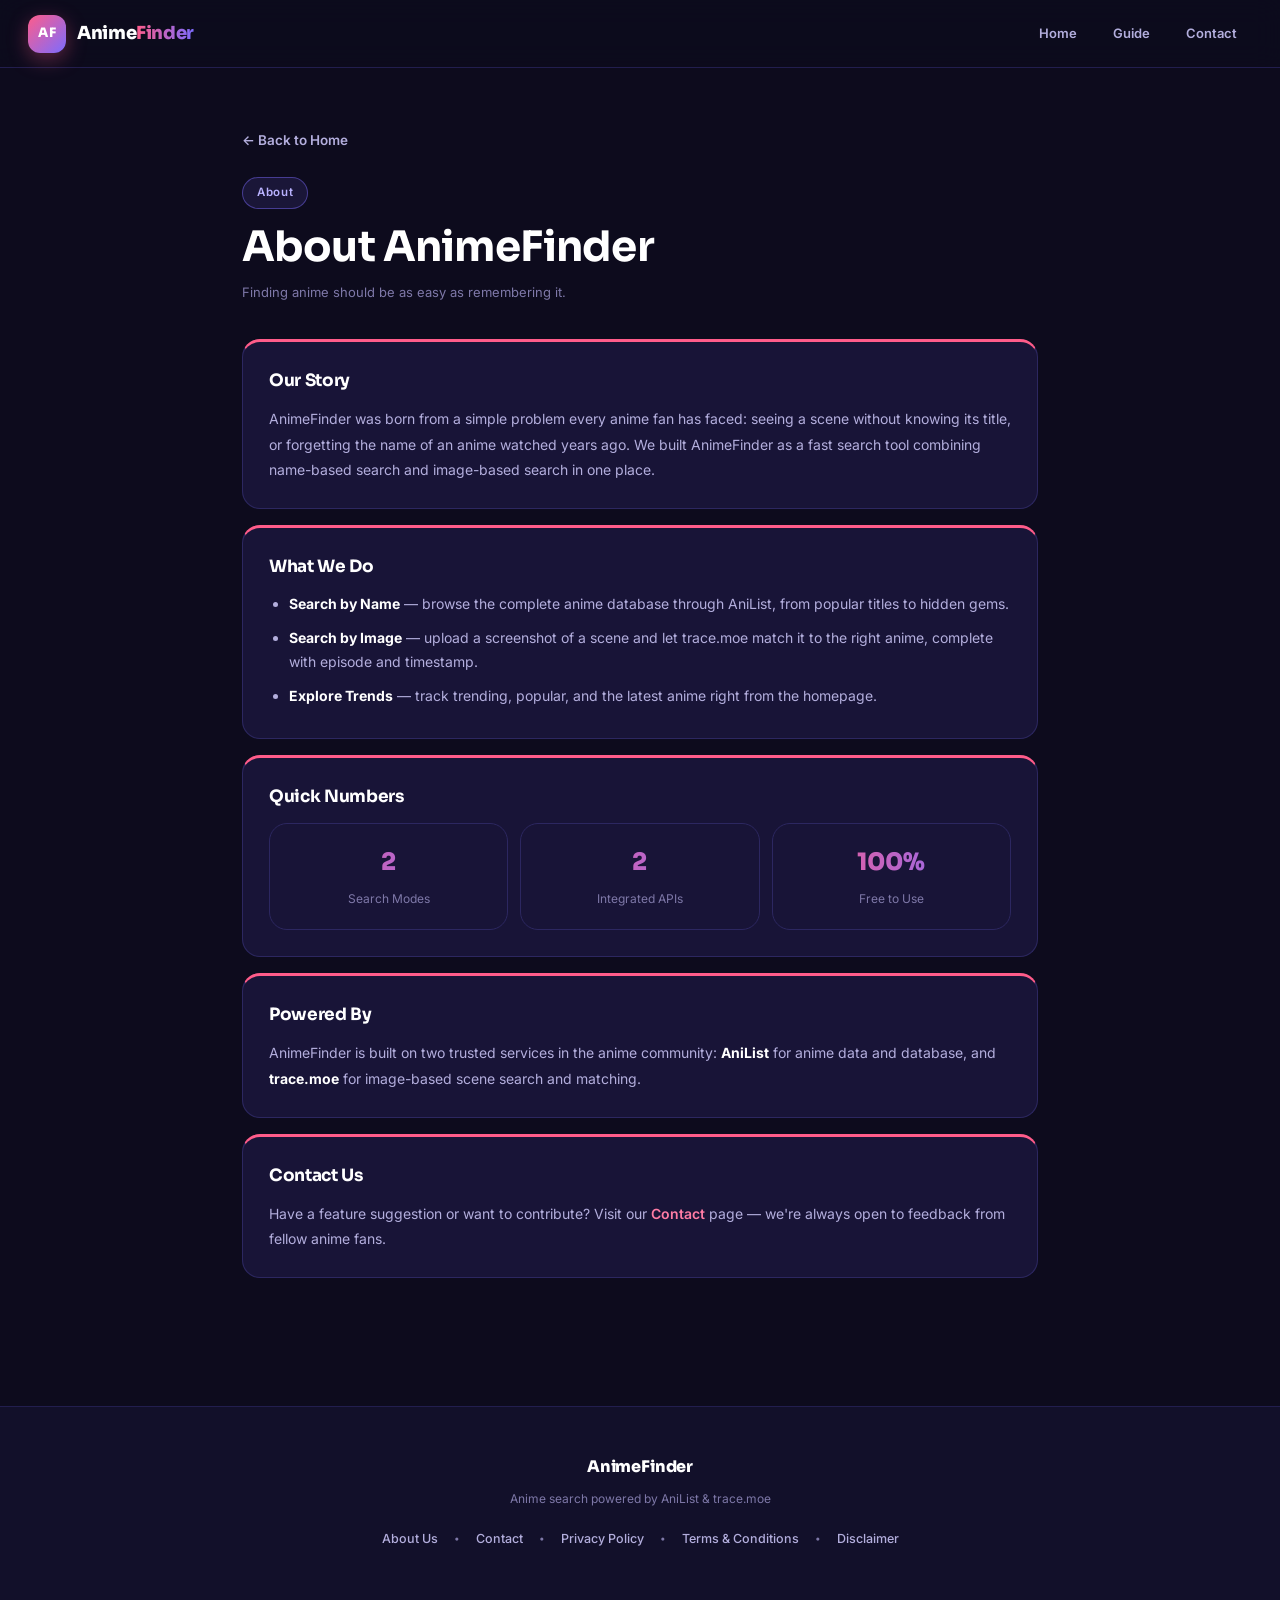
<file: about.html>
<!DOCTYPE html>
<html lang="en">
<head>
    <meta charset="UTF-8">

    <meta
        name="viewport"
        content="width=device-width, initial-scale=1.0"
    >

    <meta
        name="theme-color"
        content="#06070c"
    >

    <meta
        name="description"
        content="About AnimeFinder — an anime search engine by name or screenshot."
    >

    <title>About Us — AnimeFinder</title>

    <link
        rel="stylesheet"
        href="style.css"
    >
</head>

<body>

    <!-- =====================================
         NAVBAR
    ====================================== -->

    <header class="navbar">

        <a
            href="index.html"
            class="logo"
            aria-label="AnimeFinder Home"
        >
            <span class="logo-icon">
                AF
            </span>

            <span>
                Anime<span>Finder</span>
            </span>
        </a>

        <nav class="top-nav" aria-label="Main navigation">
            <a href="index.html">Home</a>
            <a href="guide.html">Guide</a>
            <a href="contact.html">Contact</a>
        </nav>

    </header>


    <!-- =====================================
         MAIN
    ====================================== -->

    <main>

        <div class="page-wrap">

            <a href="index.html" class="page-back">
                ← Back to Home
            </a>

            <div class="page-header">
                <span class="page-eyebrow">About</span>
                <h1>About AnimeFinder</h1>
                <span class="page-updated">
                    Finding anime should be as easy as remembering it.
                </span>
            </div>

            <div class="page-body">

                <section>
                    <h2>Our Story</h2>
                    <p>
                        AnimeFinder was born from a simple problem every anime fan
                        has faced: seeing a scene without knowing its
                        title, or forgetting the name of an anime watched
                        years ago. We built AnimeFinder as a fast search
                        tool combining name-based search and image-based
                        search in one place.
                    </p>
                </section>

                <section>
                    <h2>What We Do</h2>
                    <ul>
                        <li>
                            <strong>Search by Name</strong> — browse the
                            complete anime database through AniList,
                            from popular titles to hidden gems.
                        </li>
                        <li>
                            <strong>Search by Image</strong> — upload a
                            screenshot of a scene and let trace.moe
                            match it to the right anime, complete with
                            episode and timestamp.
                        </li>
                        <li>
                            <strong>Explore Trends</strong> — track
                            trending, popular, and the latest anime
                            right from the homepage.
                        </li>
                    </ul>
                </section>

                <section>
                    <h2>Quick Numbers</h2>

                    <div class="about-stats">

                        <div class="about-stat">
                            <strong>2</strong>
                            <span>Search Modes</span>
                        </div>

                        <div class="about-stat">
                            <strong>2</strong>
                            <span>Integrated APIs</span>
                        </div>

                        <div class="about-stat">
                            <strong>100%</strong>
                            <span>Free to Use</span>
                        </div>

                    </div>
                </section>

                <section>
                    <h2>Powered By</h2>
                    <p>
                        AnimeFinder is built on two trusted services in
                        the anime community: <strong>AniList</strong> for
                        anime data and database, and <strong>trace.moe</strong>
                        for image-based scene search and matching.
                    </p>
                </section>

                <section>
                    <h2>Contact Us</h2>
                    <p>
                        Have a feature suggestion or want to contribute?
                        Visit our <a href="contact.html">Contact</a>
                        page — we're always open to feedback from fellow
                        anime fans.
                    </p>
                </section>

            </div>

        </div>

    </main>


    <!-- =====================================
         FOOTER
    ====================================== -->

    <footer>

        <strong>
            AnimeFinder
        </strong>

        <span>
            Anime search powered by AniList
            &amp; trace.moe
        </span>

        <nav class="footer-links" aria-label="Footer links">
            <a href="about.html">About Us</a>
            <span class="dot">•</span>
            <a href="contact.html">Contact</a>
            <span class="dot">•</span>
            <a href="privacy.html">Privacy Policy</a>
            <span class="dot">•</span>
            <a href="terms.html">Terms &amp; Conditions</a>
            <span class="dot">•</span>
            <a href="disclaimer.html">Disclaimer</a>
        </nav>

    </footer>

    <script>
        var githubBtn = document.getElementById("githubBtn");
        if (githubBtn) {
            githubBtn.addEventListener("click", function () {
                window.open("https://github.com/", "_blank");
            });
        }
    </script>

</body>
</html>
</file>
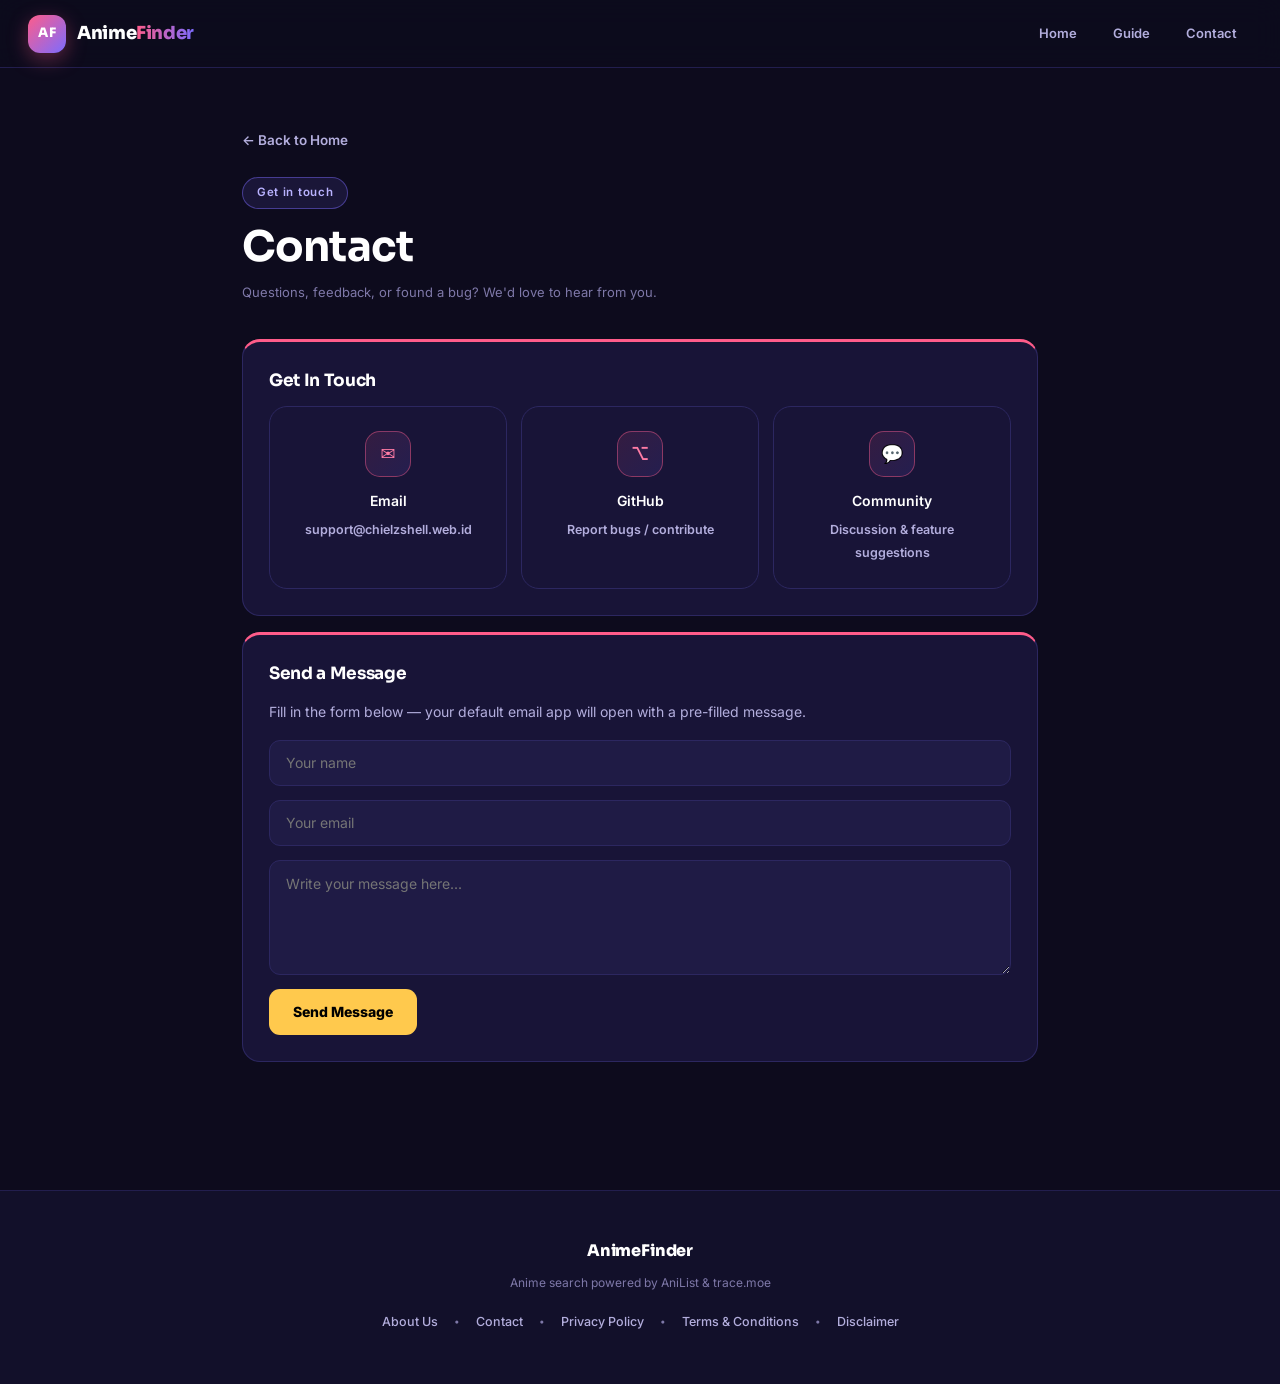
<file: contact.html>
<!DOCTYPE html>
<html lang="en">
<head>
    <meta charset="UTF-8">

    <meta
        name="viewport"
        content="width=device-width, initial-scale=1.0"
    >

    <meta
        name="theme-color"
        content="#06070c"
    >

    <meta
        name="description"
        content="Contact the AnimeFinder team for questions, suggestions, or issue reports."
    >

    <title>Contact — AnimeFinder</title>

    <link
        rel="stylesheet"
        href="style.css"
    >
</head>

<body>

    <!-- =====================================
         NAVBAR
    ====================================== -->

    <header class="navbar">

        <a
            href="index.html"
            class="logo"
            aria-label="AnimeFinder Home"
        >
            <span class="logo-icon">
                AF
            </span>

            <span>
                Anime<span>Finder</span>
            </span>
        </a>

        <nav class="top-nav" aria-label="Main navigation">
            <a href="index.html">Home</a>
            <a href="guide.html">Guide</a>
            <a href="contact.html">Contact</a>
        </nav>

    </header>


    <!-- =====================================
         MAIN
    ====================================== -->

    <main>

        <div class="page-wrap">

            <a href="index.html" class="page-back">
                ← Back to Home
            </a>

            <div class="page-header">
                <span class="page-eyebrow">Get in touch</span>
                <h1>Contact</h1>
                <span class="page-updated">
                    Questions, feedback, or found a bug?
                    We'd love to hear from you.
                </span>
            </div>

            <div class="page-body">

                <section>
                    <h2>Get In Touch</h2>

                    <div class="contact-grid">

                        <a
                            class="contact-card"
                            href="mailto:support@chielzshell.web.id"
                        >
                            <div class="contact-icon">✉</div>
                            <strong>Email</strong>
                            <span>support@chielzshell.web.id</span>
                        </a>

                        <a
                            class="contact-card"
                            href="https://github.com/xenoz69-art"
                            target="_blank"
                            rel="noopener"
                        >
                            <div class="contact-icon">⌥</div>
                            <strong>GitHub</strong>
                            <span>Report bugs / contribute</span>
                        </a>

                        <a
                            class="contact-card"
                            href="#"
                        >
                            <div class="contact-icon">💬</div>
                            <strong>Community</strong>
                            <span>Discussion &amp; feature suggestions</span>
                        </a>

                    </div>
                </section>

                <section>
                    <h2>Send a Message</h2>

                    <p>
                        Fill in the form below — your default email
                        app will open with a pre-filled message.
                    </p>

                    <form
                        id="contactForm"
                        style="display:flex; flex-direction:column; gap:14px; margin-top:16px;"
                    >

                        <input
                            id="contactName"
                            type="text"
                            placeholder="Your name"
                            required
                            style="min-height:46px; padding:0 16px; border-radius:11px; border:1px solid var(--border); background:var(--surface-2); color:var(--text); font-size:14px;"
                        >

                        <input
                            id="contactEmail"
                            type="email"
                            placeholder="Your email"
                            required
                            style="min-height:46px; padding:0 16px; border-radius:11px; border:1px solid var(--border); background:var(--surface-2); color:var(--text); font-size:14px;"
                        >

                        <textarea
                            id="contactMessage"
                            placeholder="Write your message here..."
                            required
                            rows="5"
                            style="padding:14px 16px; border-radius:11px; border:1px solid var(--border); background:var(--surface-2); color:var(--text); font-size:14px; font-family:inherit; resize:vertical;"
                        ></textarea>

                        <button
                            type="submit"
                            style="align-self:flex-start; min-height:46px; padding:0 24px; border-radius:11px; border:none; background:var(--yellow); color:#000; font-weight:800; font-size:14px; cursor:pointer;"
                        >
                            Send Message
                        </button>

                    </form>
                </section>

            </div>

        </div>

    </main>


    <!-- =====================================
         FOOTER
    ====================================== -->

    <footer>

        <strong>
            AnimeFinder
        </strong>

        <span>
            Anime search powered by AniList
            &amp; trace.moe
        </span>

        <nav class="footer-links" aria-label="Footer links">
            <a href="about.html">About Us</a>
            <span class="dot">•</span>
            <a href="contact.html">Contact</a>
            <span class="dot">•</span>
            <a href="privacy.html">Privacy Policy</a>
            <span class="dot">•</span>
            <a href="terms.html">Terms &amp; Conditions</a>
            <span class="dot">•</span>
            <a href="disclaimer.html">Disclaimer</a>
        </nav>

    </footer>

    <script>
        var githubBtn = document.getElementById("githubBtn");
        if (githubBtn) {
            githubBtn.addEventListener("click", function () {
                window.open("https://github.com/", "_blank");
            });
        }

        var contactForm = document.getElementById("contactForm");
        if (contactForm) {
            contactForm.addEventListener("submit", function (e) {
                e.preventDefault();

                var name = document.getElementById("contactName").value;
                var email = document.getElementById("contactEmail").value;
                var message = document.getElementById("contactMessage").value;

                var subject = encodeURIComponent("Message from " + name + " — AnimeFinder");
                var body = encodeURIComponent(message + "\n\n— " + name + " (" + email + ")");

                window.location.href = "mailto:support@chielzshell.web.id?subject=" + subject + "&body=" + body;
            });
        }
    </script>

</body>
</html>
</file>
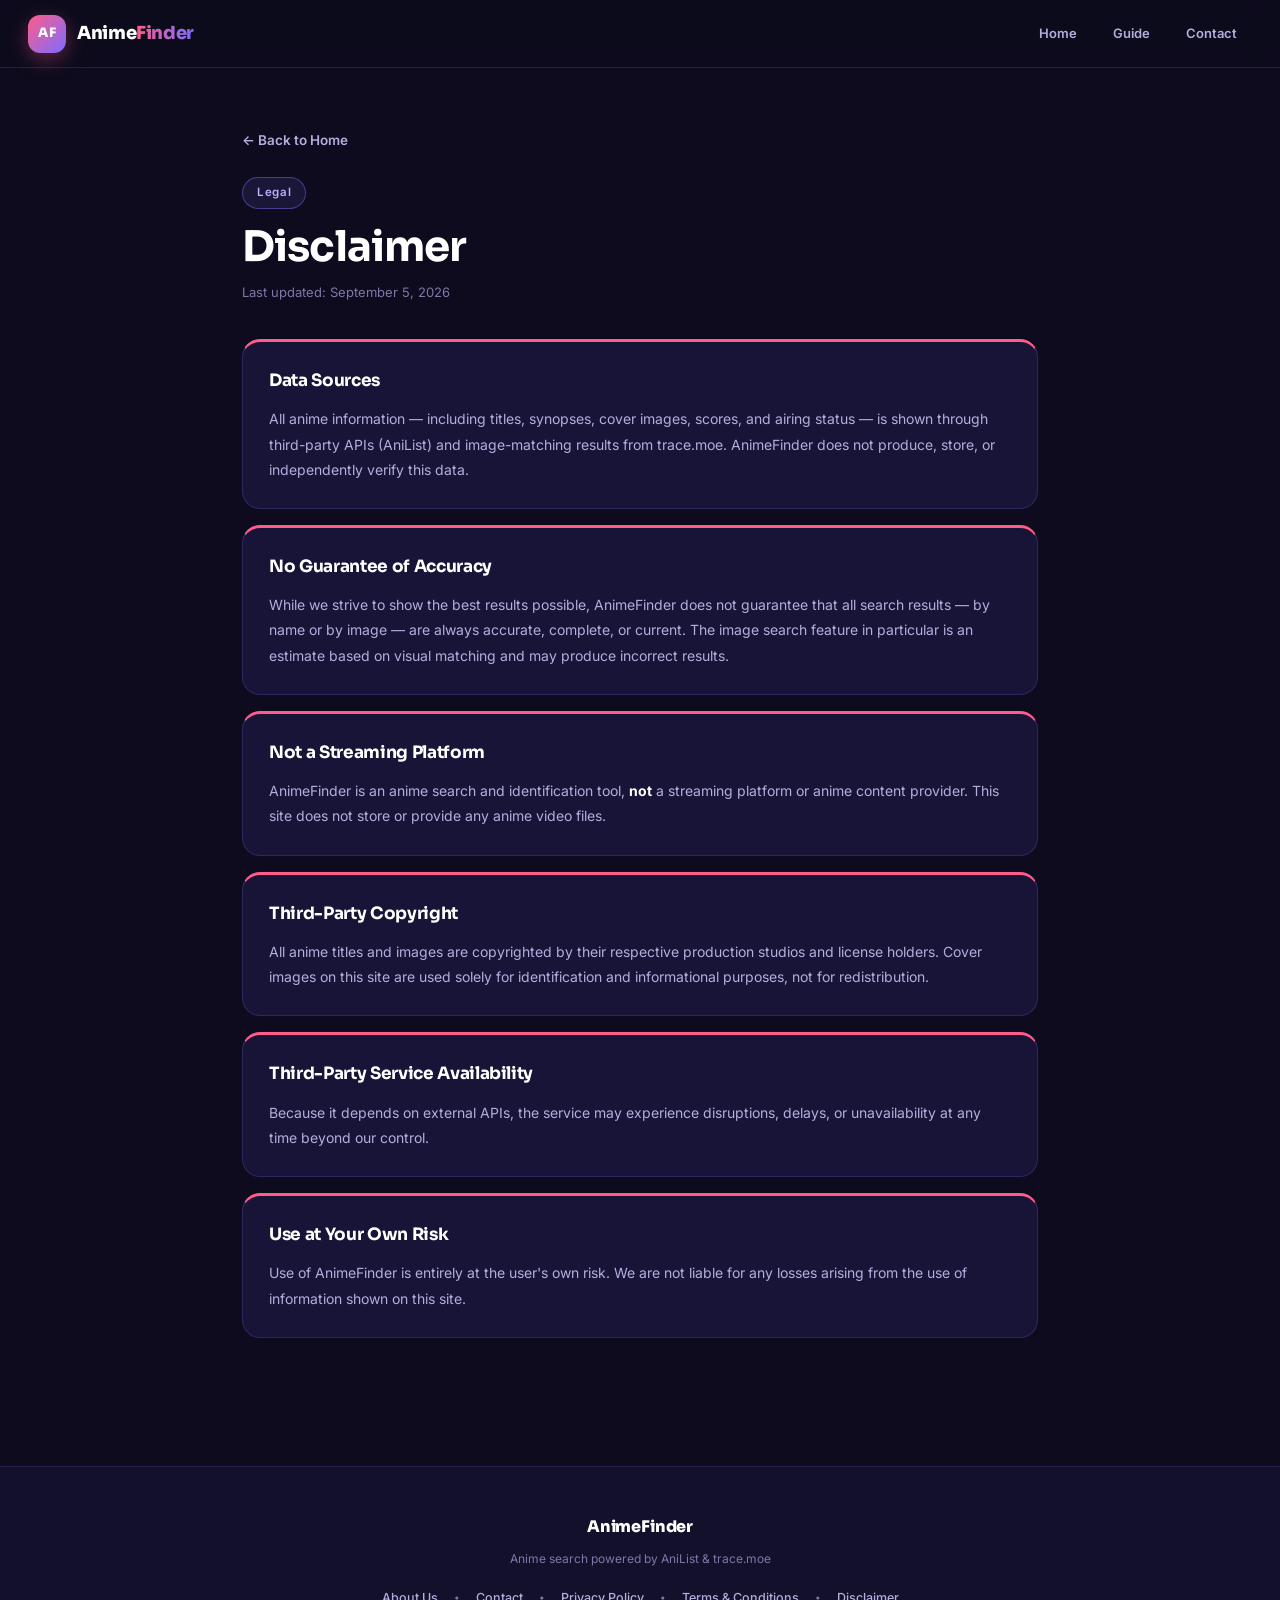
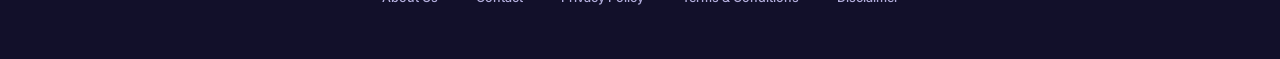
<file: disclaimer.html>
<!DOCTYPE html>
<html lang="en">
<head>
    <meta charset="UTF-8">

    <meta
        name="viewport"
        content="width=device-width, initial-scale=1.0"
    >

    <meta
        name="theme-color"
        content="#06070c"
    >

    <meta
        name="description"
        content="AnimeFinder disclaimer regarding data sources and search result accuracy."
    >

    <title>Disclaimer — AnimeFinder</title>

    <link
        rel="stylesheet"
        href="style.css"
    >
</head>

<body>

    <!-- =====================================
         NAVBAR
    ====================================== -->

    <header class="navbar">

        <a
            href="index.html"
            class="logo"
            aria-label="AnimeFinder Home"
        >
            <span class="logo-icon">
                AF
            </span>

            <span>
                Anime<span>Finder</span>
            </span>
        </a>

        <nav class="top-nav" aria-label="Main navigation">
            <a href="index.html">Home</a>
            <a href="guide.html">Guide</a>
            <a href="contact.html">Contact</a>
        </nav>

    </header>


    <!-- =====================================
         MAIN
    ====================================== -->

    <main>

        <div class="page-wrap">

            <a href="index.html" class="page-back">
                ← Back to Home
            </a>

            <div class="page-header">
                <span class="page-eyebrow">Legal</span>
                <h1>Disclaimer</h1>
                <span class="page-updated">Last updated: September 5, 2026</span>
            </div>

            <div class="page-body">

                <section>
                    <h2>Data Sources</h2>
                    <p>
                        All anime information — including titles,
                        synopses, cover images, scores, and airing
                        status — is shown through third-party APIs
                        (AniList) and image-matching results from
                        trace.moe. AnimeFinder does not produce, store,
                        or independently verify this data.
                    </p>
                </section>

                <section>
                    <h2>No Guarantee of Accuracy</h2>
                    <p>
                        While we strive to show the best results
                        possible, AnimeFinder does not guarantee that all
                        search results — by name or by image — are
                        always accurate, complete, or current. The image
                        search feature in particular is an estimate
                        based on visual matching and may produce
                        incorrect results.
                    </p>
                </section>

                <section>
                    <h2>Not a Streaming Platform</h2>
                    <p>
                        AnimeFinder is an anime search and
                        identification tool, <strong>not</strong> a
                        streaming platform or anime content provider.
                        This site does not store or provide any anime
                        video files.
                    </p>
                </section>

                <section>
                    <h2>Third-Party Copyright</h2>
                    <p>
                        All anime titles and images are copyrighted
                        by their respective production studios and
                        license holders. Cover images on this site are
                        used solely for identification and informational
                        purposes, not for redistribution.
                    </p>
                </section>

                <section>
                    <h2>Third-Party Service Availability</h2>
                    <p>
                        Because it depends on external APIs, the
                        service may experience disruptions, delays, or
                        unavailability at any time beyond our
                        control.
                    </p>
                </section>

                <section>
                    <h2>Use at Your Own Risk</h2>
                    <p>
                        Use of AnimeFinder is entirely at the user's
                        own risk. We are not liable for any losses
                        arising from the use of information shown on
                        this site.
                    </p>
                </section>

            </div>

        </div>

    </main>


    <!-- =====================================
         FOOTER
    ====================================== -->

    <footer>

        <strong>
            AnimeFinder
        </strong>

        <span>
            Anime search powered by AniList
            &amp; trace.moe
        </span>

        <nav class="footer-links" aria-label="Footer links">
            <a href="about.html">About Us</a>
            <span class="dot">•</span>
            <a href="contact.html">Contact</a>
            <span class="dot">•</span>
            <a href="privacy.html">Privacy Policy</a>
            <span class="dot">•</span>
            <a href="terms.html">Terms &amp; Conditions</a>
            <span class="dot">•</span>
            <a href="disclaimer.html">Disclaimer</a>
        </nav>

    </footer>

    <script>
        var githubBtn = document.getElementById("githubBtn");
        if (githubBtn) {
            githubBtn.addEventListener("click", function () {
                window.open("https://github.com/", "_blank");
            });
        }
    </script>

</body>
</html>
</file>
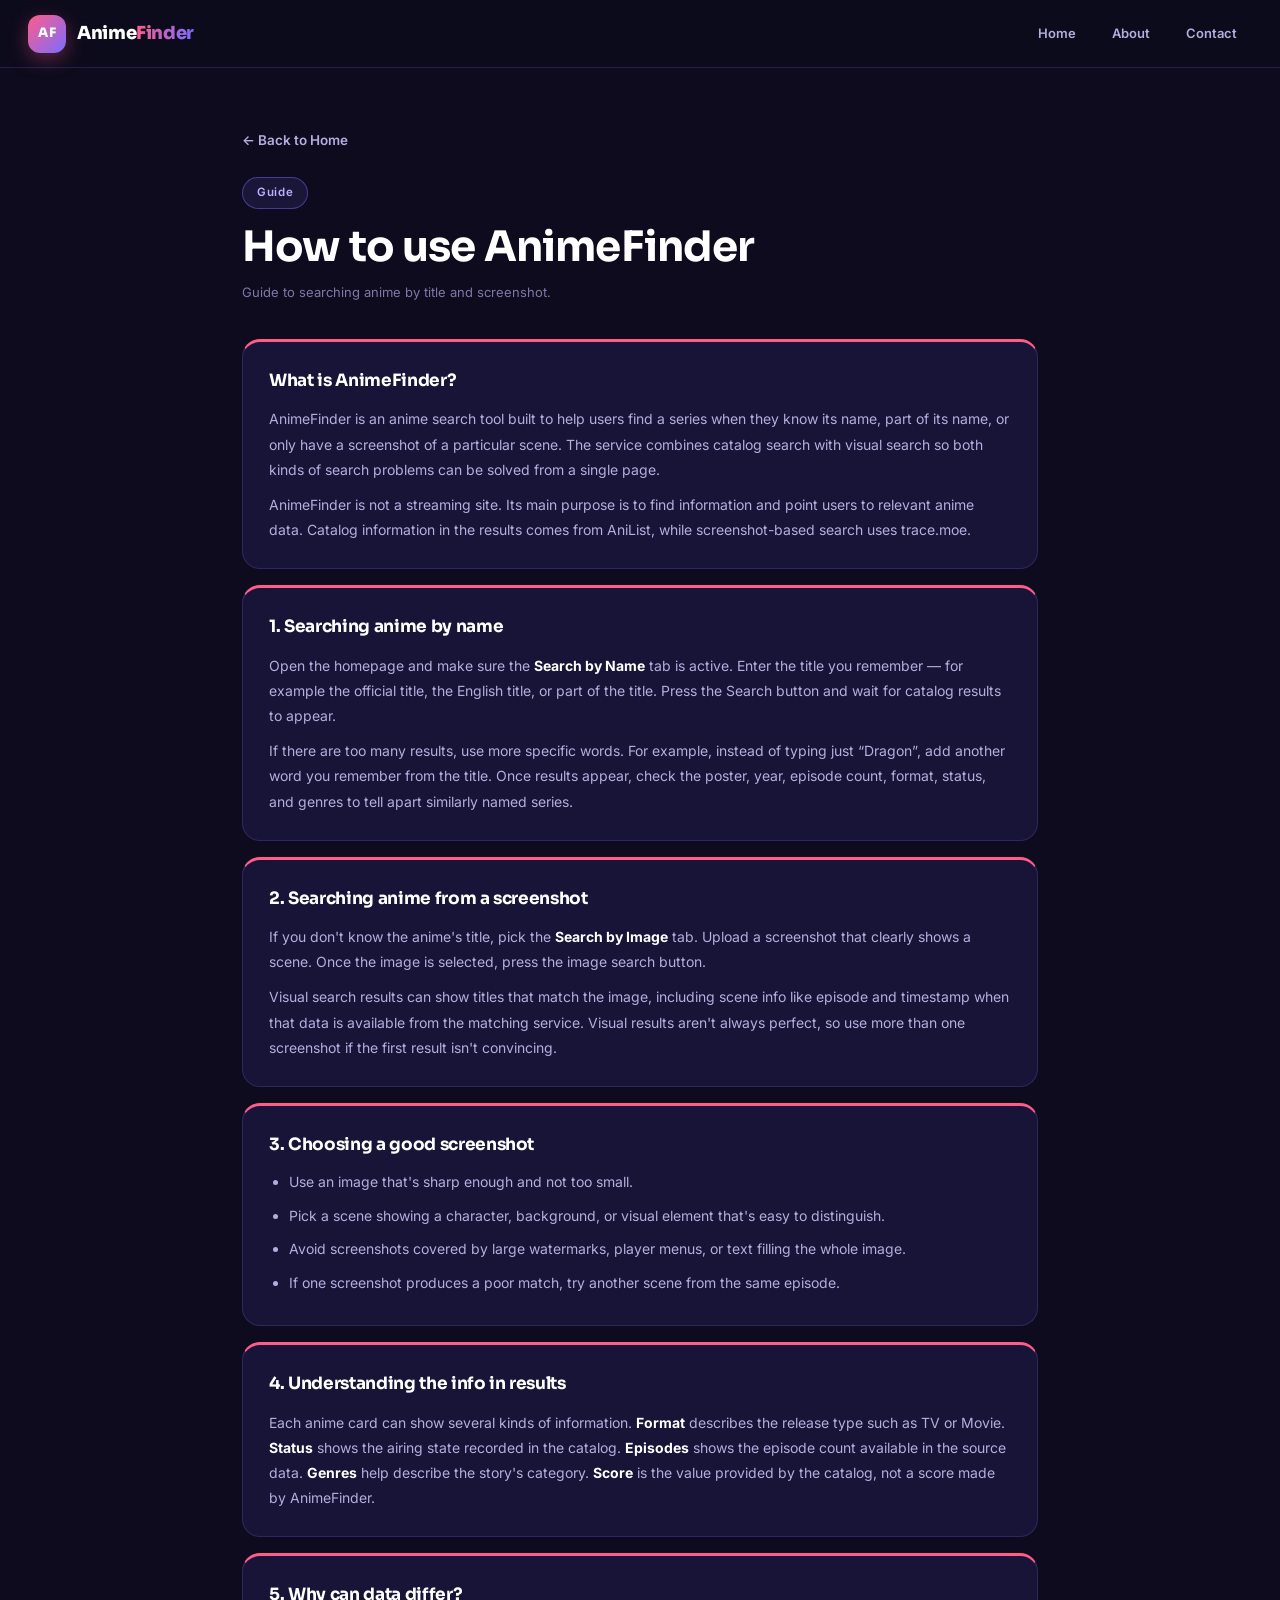
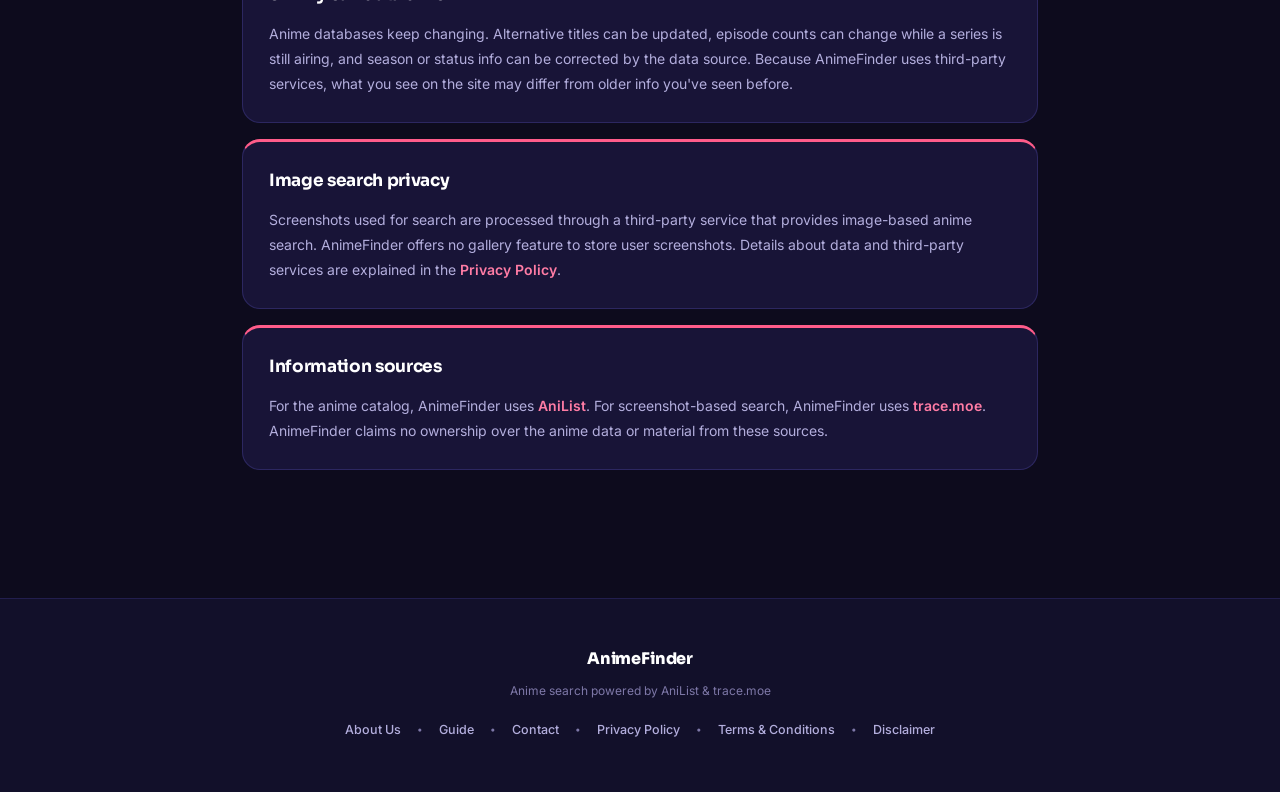
<file: guide.html>
<!DOCTYPE html>
<html lang="en">
<head>
    <meta charset="UTF-8">
    <meta name="viewport" content="width=device-width, initial-scale=1.0">
    <meta name="theme-color" content="#06070c">
    <meta name="robots" content="index, follow, max-image-preview:large">
    <meta name="description" content="Complete guide to using AnimeFinder to search anime by title or scene screenshot.">
    <link rel="canonical" href="https://anime.chielzshell.web.id/guide.html">
    <title>AnimeFinder Guide — How to Search Anime by Name or Screenshot</title>
    <link rel="stylesheet" href="style.css">
</head>
<body>
<header class="navbar">
    <a href="index.html" class="logo" aria-label="AnimeFinder Home">
        <span class="logo-icon">AF</span>
        <span>Anime<span>Finder</span></span>
    </a>
    <nav class="top-nav" aria-label="Main navigation">
        <a href="index.html">Home</a>
        <a href="about.html">About</a>
        <a href="contact.html">Contact</a>
    </nav>
</header>
<main>
    <div class="page-wrap">
        <a href="index.html" class="page-back">← Back to Home</a>
        <div class="page-header">
            <span class="page-eyebrow">Guide</span>
            <h1>How to use AnimeFinder</h1>
            <span class="page-updated">Guide to searching anime by title and screenshot.</span>
        </div>
        <div class="page-body">
            <section>
                <h2>What is AnimeFinder?</h2>
                <p>AnimeFinder is an anime search tool built to help users find a series when they know its name, part of its name, or only have a screenshot of a particular scene. The service combines catalog search with visual search so both kinds of search problems can be solved from a single page.</p>
                <p>AnimeFinder is not a streaming site. Its main purpose is to find information and point users to relevant anime data. Catalog information in the results comes from AniList, while screenshot-based search uses trace.moe.</p>
            </section>
            <section>
                <h2>1. Searching anime by name</h2>
                <p>Open the homepage and make sure the <strong>Search by Name</strong> tab is active. Enter the title you remember — for example the official title, the English title, or part of the title. Press the Search button and wait for catalog results to appear.</p>
                <p>If there are too many results, use more specific words. For example, instead of typing just “Dragon”, add another word you remember from the title. Once results appear, check the poster, year, episode count, format, status, and genres to tell apart similarly named series.</p>
            </section>
            <section>
                <h2>2. Searching anime from a screenshot</h2>
                <p>If you don't know the anime's title, pick the <strong>Search by Image</strong> tab. Upload a screenshot that clearly shows a scene. Once the image is selected, press the image search button.</p>
                <p>Visual search results can show titles that match the image, including scene info like episode and timestamp when that data is available from the matching service. Visual results aren't always perfect, so use more than one screenshot if the first result isn't convincing.</p>
            </section>
            <section>
                <h2>3. Choosing a good screenshot</h2>
                <ul>
                    <li>Use an image that's sharp enough and not too small.</li>
                    <li>Pick a scene showing a character, background, or visual element that's easy to distinguish.</li>
                    <li>Avoid screenshots covered by large watermarks, player menus, or text filling the whole image.</li>
                    <li>If one screenshot produces a poor match, try another scene from the same episode.</li>
                </ul>
            </section>
            <section>
                <h2>4. Understanding the info in results</h2>
                <p>Each anime card can show several kinds of information. <strong>Format</strong> describes the release type such as TV or Movie. <strong>Status</strong> shows the airing state recorded in the catalog. <strong>Episodes</strong> shows the episode count available in the source data. <strong>Genres</strong> help describe the story's category. <strong>Score</strong> is the value provided by the catalog, not a score made by AnimeFinder.</p>
            </section>
            <section>
                <h2>5. Why can data differ?</h2>
                <p>Anime databases keep changing. Alternative titles can be updated, episode counts can change while a series is still airing, and season or status info can be corrected by the data source. Because AnimeFinder uses third-party services, what you see on the site may differ from older info you've seen before.</p>
            </section>
            <section>
                <h2>Image search privacy</h2>
                <p>Screenshots used for search are processed through a third-party service that provides image-based anime search. AnimeFinder offers no gallery feature to store user screenshots. Details about data and third-party services are explained in the <a href="privacy.html">Privacy Policy</a>.</p>
            </section>
            <section>
                <h2>Information sources</h2>
                <p>For the anime catalog, AnimeFinder uses <a href="https://anilist.co/" target="_blank" rel="noopener noreferrer">AniList</a>. For screenshot-based search, AnimeFinder uses <a href="https://trace.moe/" target="_blank" rel="noopener noreferrer">trace.moe</a>. AnimeFinder claims no ownership over the anime data or material from these sources.</p>
            </section>
        </div>
    </div>
</main>
<footer>
    <strong>AnimeFinder</strong>
    <span>Anime search powered by AniList &amp; trace.moe</span>
    <nav class="footer-links" aria-label="Footer links">
        <a href="about.html">About Us</a><span class="dot">•</span>
        <a href="guide.html">Guide</a><span class="dot">•</span>
        <a href="contact.html">Contact</a><span class="dot">•</span>
        <a href="privacy.html">Privacy Policy</a><span class="dot">•</span>
        <a href="terms.html">Terms &amp; Conditions</a><span class="dot">•</span>
        <a href="disclaimer.html">Disclaimer</a>
    </nav>
</footer>
</body>
</html>
</file>
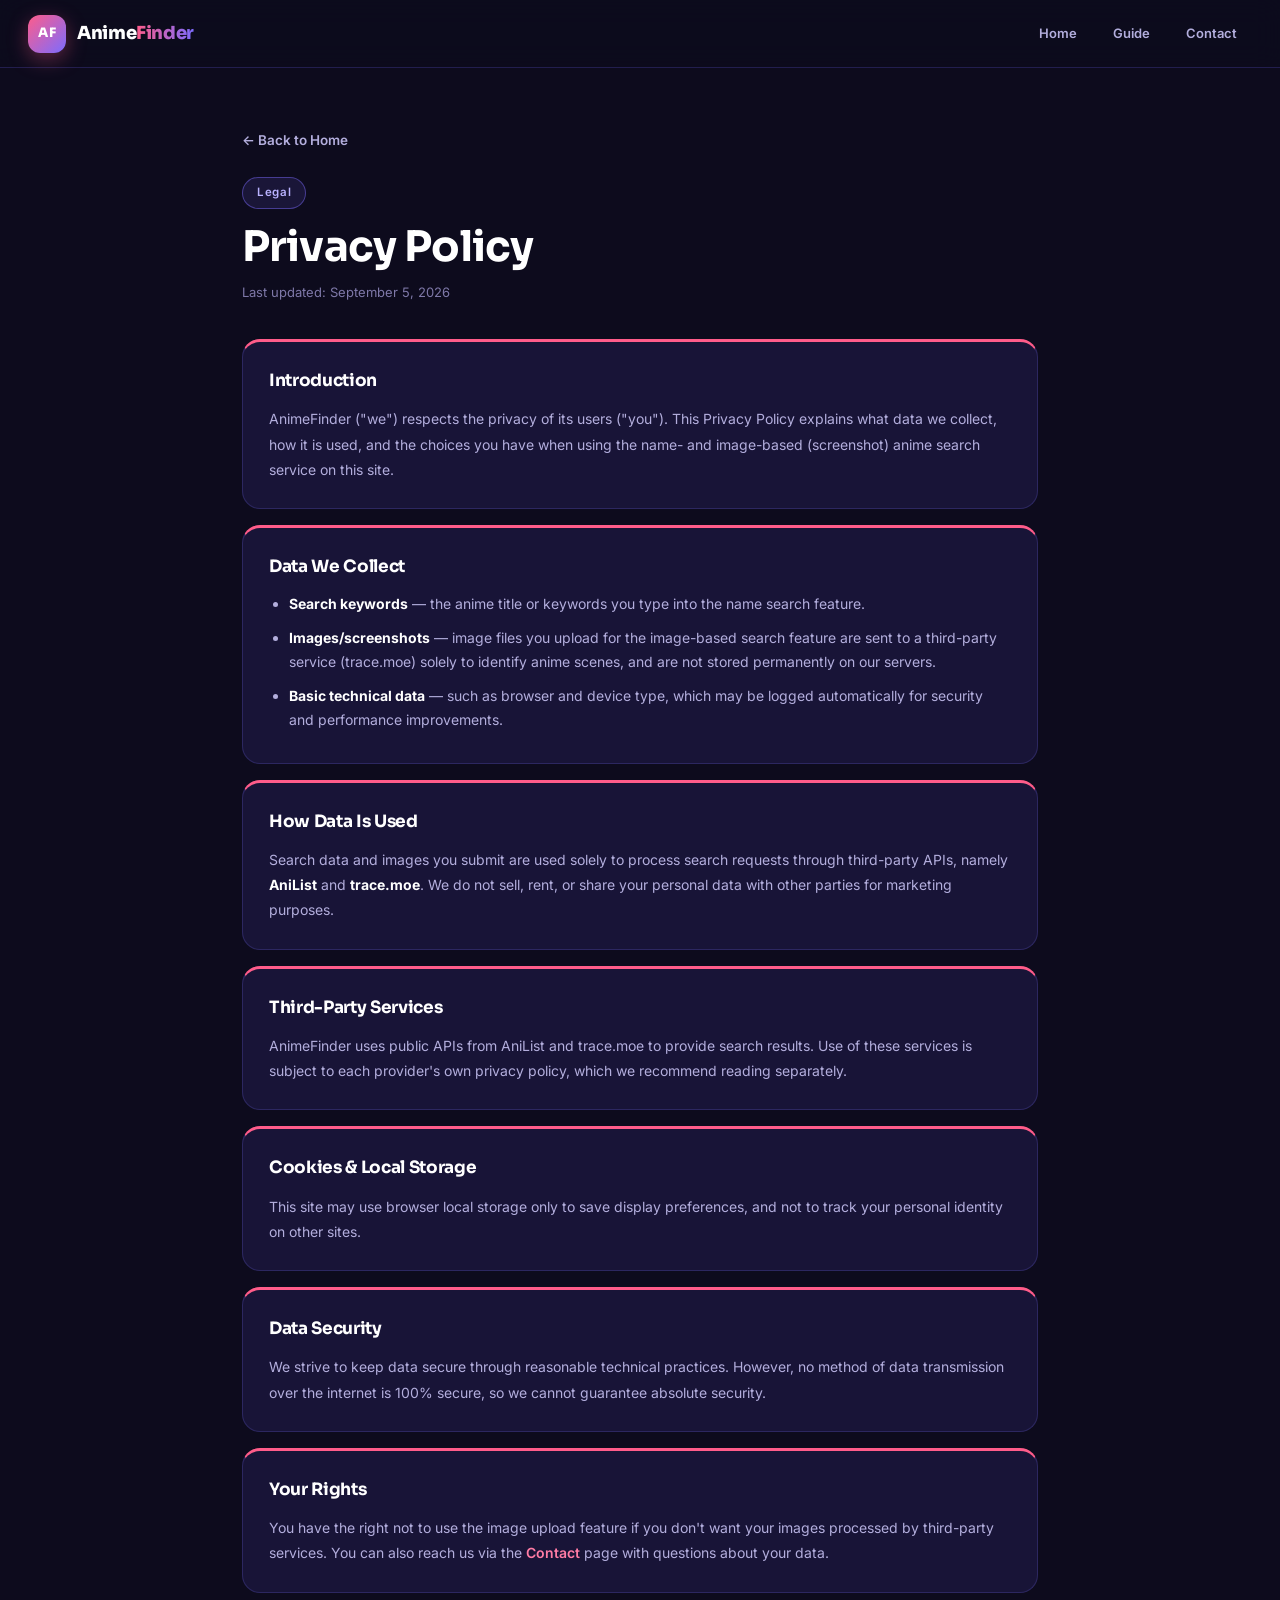
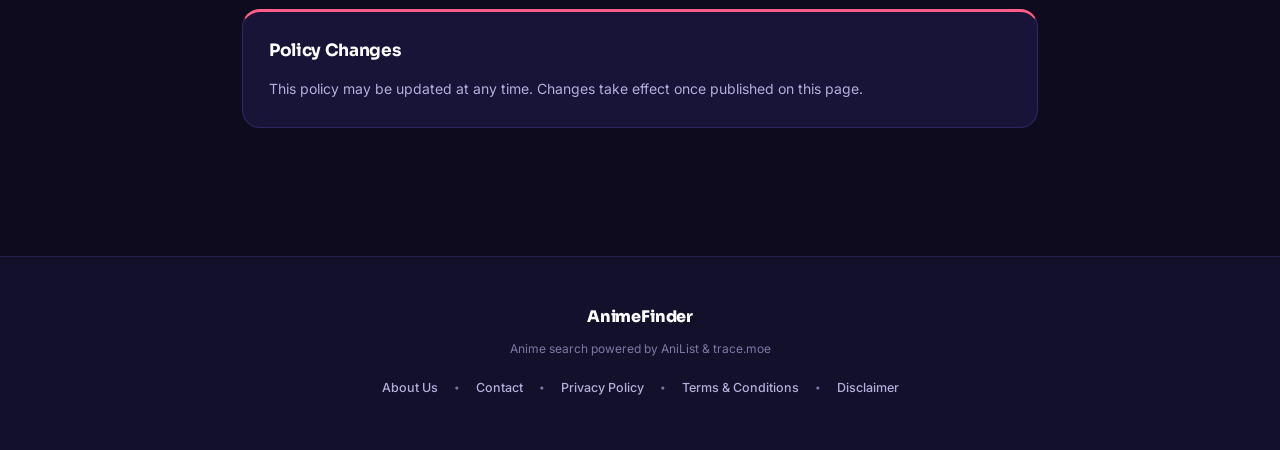
<file: privacy.html>
<!DOCTYPE html>
<html lang="en">
<head>
    <meta charset="UTF-8">

    <meta
        name="viewport"
        content="width=device-width, initial-scale=1.0"
    >

    <meta
        name="theme-color"
        content="#06070c"
    >

    <meta
        name="description"
        content="AnimeFinder's privacy policy — how we handle your data and uploaded images."
    >

    <title>Privacy Policy — AnimeFinder</title>

    <link
        rel="stylesheet"
        href="style.css"
    >
</head>

<body>

    <!-- =====================================
         NAVBAR
    ====================================== -->

    <header class="navbar">

        <a
            href="index.html"
            class="logo"
            aria-label="AnimeFinder Home"
        >
            <span class="logo-icon">
                AF
            </span>

            <span>
                Anime<span>Finder</span>
            </span>
        </a>

        <nav class="top-nav" aria-label="Main navigation">
            <a href="index.html">Home</a>
            <a href="guide.html">Guide</a>
            <a href="contact.html">Contact</a>
        </nav>

    </header>


    <!-- =====================================
         MAIN
    ====================================== -->

    <main>

        <div class="page-wrap">

            <a href="index.html" class="page-back">
                ← Back to Home
            </a>

            <div class="page-header">
                <span class="page-eyebrow">Legal</span>
                <h1>Privacy Policy</h1>
                <span class="page-updated">Last updated: September 5, 2026</span>
            </div>

            <div class="page-body">

                <section>
                    <h2>Introduction</h2>
                    <p>
                        AnimeFinder ("we") respects the privacy of its
                        users ("you"). This Privacy Policy explains what
                        data we collect, how it is used, and the choices
                        you have when using the name- and image-based
                        (screenshot) anime search service on this site.
                    </p>
                </section>

                <section>
                    <h2>Data We Collect</h2>
                    <ul>
                        <li>
                            <strong>Search keywords</strong> — the anime
                            title or keywords you type into the name
                            search feature.
                        </li>
                        <li>
                            <strong>Images/screenshots</strong> — image
                            files you upload for the image-based search
                            feature are sent to a third-party service
                            (trace.moe) solely to identify anime scenes,
                            and are not stored permanently on our
                            servers.
                        </li>
                        <li>
                            <strong>Basic technical data</strong> — such
                            as browser and device type, which may be
                            logged automatically for security and
                            performance improvements.
                        </li>
                    </ul>
                </section>

                <section>
                    <h2>How Data Is Used</h2>
                    <p>
                        Search data and images you submit are used
                        solely to process search requests through
                        third-party APIs, namely
                        <strong>AniList</strong> and <strong>trace.moe</strong>.
                        We do not sell, rent, or share your personal
                        data with other parties for marketing
                        purposes.
                    </p>
                </section>

                <section>
                    <h2>Third-Party Services</h2>
                    <p>
                        AnimeFinder uses public APIs from AniList and
                        trace.moe to provide search results. Use of these
                        services is subject to each provider's own
                        privacy policy, which we recommend reading
                        separately.
                    </p>
                </section>

                <section>
                    <h2>Cookies &amp; Local Storage</h2>
                    <p>
                        This site may use browser local storage only
                        to save display preferences, and not to track
                        your personal identity on other sites.
                    </p>
                </section>

                <section>
                    <h2>Data Security</h2>
                    <p>
                        We strive to keep data secure through
                        reasonable technical practices. However, no
                        method of data transmission over the internet is
                        100% secure, so we cannot guarantee absolute
                        security.
                    </p>
                </section>

                <section>
                    <h2>Your Rights</h2>
                    <p>
                        You have the right not to use the image
                        upload feature if you don't want your images
                        processed by third-party services. You can also
                        reach us via the <a href="contact.html">Contact</a>
                        page with questions about your data.
                    </p>
                </section>

                <section>
                    <h2>Policy Changes</h2>
                    <p>
                        This policy may be updated at any time.
                        Changes take effect once published on this
                        page.
                    </p>
                </section>

            </div>

        </div>

    </main>


    <!-- =====================================
         FOOTER
    ====================================== -->

    <footer>

        <strong>
            AnimeFinder
        </strong>

        <span>
            Anime search powered by AniList
            &amp; trace.moe
        </span>

        <nav class="footer-links" aria-label="Footer links">
            <a href="about.html">About Us</a>
            <span class="dot">•</span>
            <a href="contact.html">Contact</a>
            <span class="dot">•</span>
            <a href="privacy.html">Privacy Policy</a>
            <span class="dot">•</span>
            <a href="terms.html">Terms &amp; Conditions</a>
            <span class="dot">•</span>
            <a href="disclaimer.html">Disclaimer</a>
        </nav>

    </footer>

    <script>
        var githubBtn = document.getElementById("githubBtn");
        if (githubBtn) {
            githubBtn.addEventListener("click", function () {
                window.open("https://github.com/", "_blank");
            });
        }
    </script>

</body>
</html>
</file>
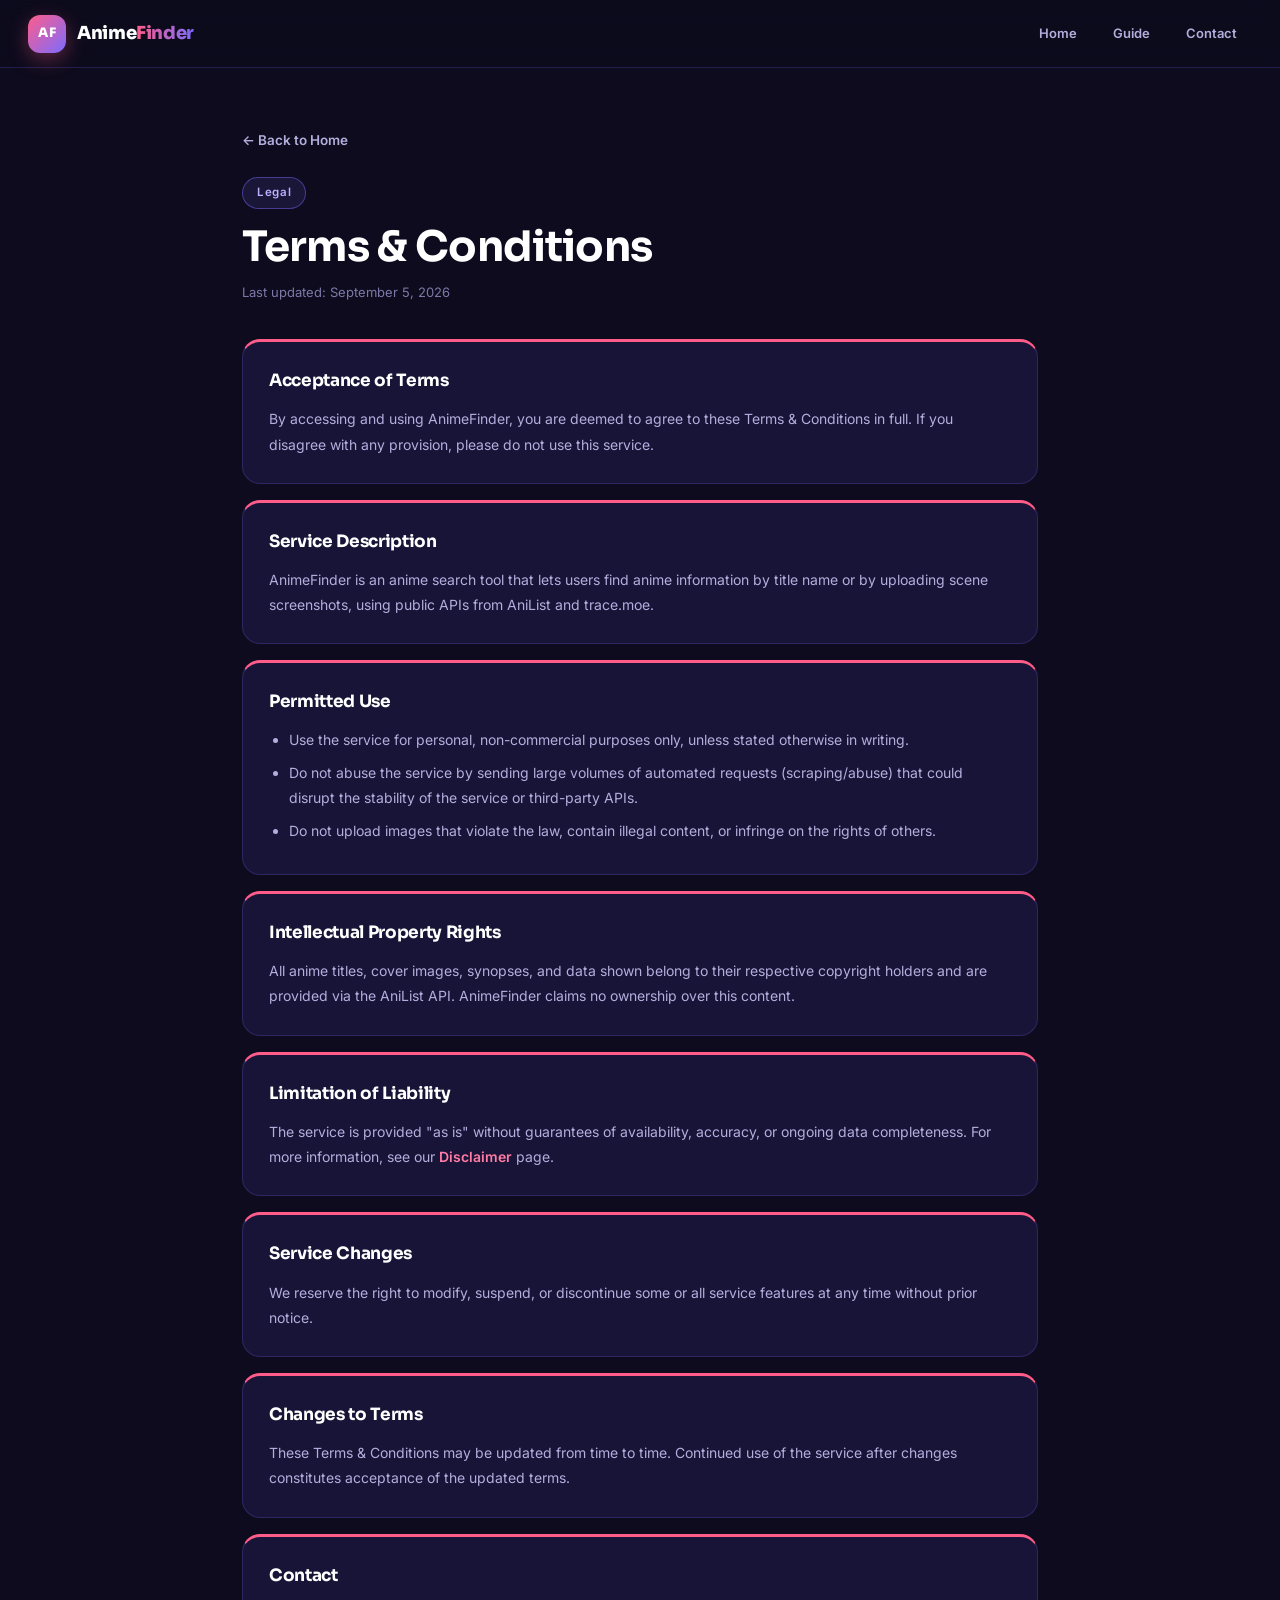
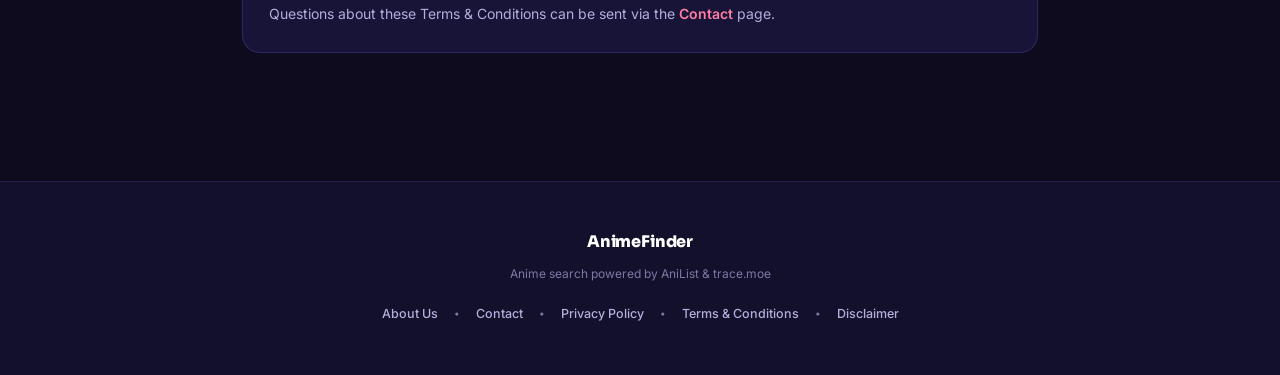
<file: terms.html>
<!DOCTYPE html>
<html lang="en">
<head>
    <meta charset="UTF-8">

    <meta
        name="viewport"
        content="width=device-width, initial-scale=1.0"
    >

    <meta
        name="theme-color"
        content="#06070c"
    >

    <meta
        name="description"
        content="Terms & Conditions for using the AnimeFinder service."
    >

    <title>Terms &amp; Conditions — AnimeFinder</title>

    <link
        rel="stylesheet"
        href="style.css"
    >
</head>

<body>

    <!-- =====================================
         NAVBAR
    ====================================== -->

    <header class="navbar">

        <a
            href="index.html"
            class="logo"
            aria-label="AnimeFinder Home"
        >
            <span class="logo-icon">
                AF
            </span>

            <span>
                Anime<span>Finder</span>
            </span>
        </a>

        <nav class="top-nav" aria-label="Main navigation">
            <a href="index.html">Home</a>
            <a href="guide.html">Guide</a>
            <a href="contact.html">Contact</a>
        </nav>

    </header>


    <!-- =====================================
         MAIN
    ====================================== -->

    <main>

        <div class="page-wrap">

            <a href="index.html" class="page-back">
                ← Back to Home
            </a>

            <div class="page-header">
                <span class="page-eyebrow">Legal</span>
                <h1>Terms &amp; Conditions</h1>
                <span class="page-updated">Last updated: September 5, 2026</span>
            </div>

            <div class="page-body">

                <section>
                    <h2>Acceptance of Terms</h2>
                    <p>
                        By accessing and using AnimeFinder, you are
                        deemed to agree to these Terms &amp; Conditions
                        in full. If you disagree with any provision,
                        please do not use this service.
                    </p>
                </section>

                <section>
                    <h2>Service Description</h2>
                    <p>
                        AnimeFinder is an anime search tool that lets
                        users find anime information by title name or by
                        uploading scene screenshots, using public APIs
                        from AniList and trace.moe.
                    </p>
                </section>

                <section>
                    <h2>Permitted Use</h2>
                    <ul>
                        <li>
                            Use the service for personal, non-commercial
                            purposes only, unless stated otherwise in
                            writing.
                        </li>
                        <li>
                            Do not abuse the service by sending large
                            volumes of automated requests
                            (scraping/abuse) that could disrupt the
                            stability of the service or third-party
                            APIs.
                        </li>
                        <li>
                            Do not upload images that violate the law,
                            contain illegal content, or infringe on the
                            rights of others.
                        </li>
                    </ul>
                </section>

                <section>
                    <h2>Intellectual Property Rights</h2>
                    <p>
                        All anime titles, cover images, synopses,
                        and data shown belong to their respective
                        copyright holders and are provided via the
                        AniList API. AnimeFinder claims no ownership
                        over this content.
                    </p>
                </section>

                <section>
                    <h2>Limitation of Liability</h2>
                    <p>
                        The service is provided "as is" without
                        guarantees of availability, accuracy, or
                        ongoing data completeness. For more information,
                        see our <a href="disclaimer.html">Disclaimer</a>
                        page.
                    </p>
                </section>

                <section>
                    <h2>Service Changes</h2>
                    <p>
                        We reserve the right to modify, suspend, or
                        discontinue some or all service features at any
                        time without prior notice.
                    </p>
                </section>

                <section>
                    <h2>Changes to Terms</h2>
                    <p>
                        These Terms &amp; Conditions may be updated
                        from time to time. Continued use of the service
                        after changes constitutes acceptance of the
                        updated terms.
                    </p>
                </section>

                <section>
                    <h2>Contact</h2>
                    <p>
                        Questions about these Terms &amp; Conditions
                        can be sent via the
                        <a href="contact.html">Contact</a> page.
                    </p>
                </section>

            </div>

        </div>

    </main>


    <!-- =====================================
         FOOTER
    ====================================== -->

    <footer>

        <strong>
            AnimeFinder
        </strong>

        <span>
            Anime search powered by AniList
            &amp; trace.moe
        </span>

        <nav class="footer-links" aria-label="Footer links">
            <a href="about.html">About Us</a>
            <span class="dot">•</span>
            <a href="contact.html">Contact</a>
            <span class="dot">•</span>
            <a href="privacy.html">Privacy Policy</a>
            <span class="dot">•</span>
            <a href="terms.html">Terms &amp; Conditions</a>
            <span class="dot">•</span>
            <a href="disclaimer.html">Disclaimer</a>
        </nav>

    </footer>

    <script>
        var githubBtn = document.getElementById("githubBtn");
        if (githubBtn) {
            githubBtn.addEventListener("click", function () {
                window.open("https://github.com/", "_blank");
            });
        }
    </script>

</body>
</html>
</file>
<file: style.css>
/* =========================================================
   AnimeFinder — "Midnight Arcade"
   A neon-noir search deck for anime: midnight indigo base,
   hot-pink signal, iris violet depth, gold for ratings.
   Display: Sora · Body: Inter · Data: system mono.
========================================================= */

@import url('https://fonts.googleapis.com/css2?family=Sora:wght@500;600;700;800&family=Inter:wght@400;500;600;700&display=swap');

:root {
    /* surfaces */
    --bg: #0D0B1D;
    --bg-soft: #12102A;
    --surface: #181437;
    --surface-2: #1F1B45;
    --surface-raised: #272058;

    /* lines */
    --line: #2C2760;
    --line-soft: #221E4E;
    --line-strong: #3D3480;

    /* text */
    --text: #F5F3FF;
    --text-dim: #B3AEDD;
    --text-faint: #7E78A8;
    --heading: #FFFFFF;

    /* accents */
    --accent: #FF5C8A;
    --accent-strong: #FF7CA5;
    --accent-deep: #E13A6E;
    --accent-soft: rgba(255, 92, 138, 0.12);
    --accent-line: rgba(255, 92, 138, 0.45);

    --iris: #7C6CFF;
    --iris-soft: rgba(124, 108, 255, 0.12);
    --iris-line: rgba(124, 108, 255, 0.45);

    --gold: #FFC94D;
    --gold-soft: rgba(255, 201, 77, 0.12);

    --danger: #FF5C5C;
    --danger-soft: rgba(255, 92, 92, 0.1);
    --danger-line: rgba(255, 92, 92, 0.4);

    /* aliases — keep older tokens & inline styles working */
    --border: var(--line);
    --muted: var(--text-dim);
    --yellow: var(--gold);
    --brass: var(--gold);
    --brass-strong: var(--gold);
    --brass-soft: var(--gold-soft);
    --brass-line: rgba(255, 201, 77, 0.4);

    /* radii */
    --radius-tag: 8px;
    --radius-card: 18px;
    --radius-panel: 26px;

    /* type */
    --font-display: "Sora", "Inter", system-ui, sans-serif;
    --font-sans: "Inter", system-ui, -apple-system, "Segoe UI", sans-serif;
    --font-mono: ui-monospace, "SF Mono", "Cascadia Code", Menlo, Consolas, monospace;
}

/* =========================================================
   RESET / BASE
========================================================= */

* {
    box-sizing: border-box;
    margin: 0;
    padding: 0;
}

html {
    scroll-behavior: smooth;
    background: var(--bg);
}

@media (prefers-reduced-motion: reduce) {
    html { scroll-behavior: auto; }
    *, *::before, *::after {
        animation-duration: 0.001ms !important;
        transition-duration: 0.001ms !important;
    }
}

body {
    position: relative;
    min-height: 100vh;
    overflow-x: hidden;
    background: var(--bg);
    color: var(--text);
    font-family: var(--font-sans);
    font-size: 15px;
    line-height: 1.55;
    -webkit-font-smoothing: antialiased;
}

body.modal-open { overflow: hidden; }

button, input { font: inherit; color: inherit; }
button { border: 0; background: none; }
a { color: inherit; }

h1, h2, h3 {
    font-family: var(--font-display);
    font-weight: 700;
    color: var(--heading);
    letter-spacing: -0.02em;
}

::selection { background: var(--accent); color: #fff; }

:focus-visible {
    outline: 2px solid var(--accent);
    outline-offset: 2px;
    border-radius: 4px;
}

::-webkit-scrollbar { width: 10px; }
::-webkit-scrollbar-track { background: var(--bg); }
::-webkit-scrollbar-thumb { background: var(--surface-raised); border-radius: 50px; }
::-webkit-scrollbar-thumb:hover { background: var(--accent); }

.hidden { display: none !important; }

/* =========================================================
   NAVBAR
========================================================= */

.navbar {
    position: sticky;
    top: 0;
    z-index: 50;

    display: flex;
    align-items: center;
    justify-content: space-between;

    min-height: 68px;
    padding: 12px 28px;

    background: rgba(13, 11, 29, 0.82);
    backdrop-filter: blur(14px);
    -webkit-backdrop-filter: blur(14px);
    border-bottom: 1px solid var(--line-soft);
}

.logo {
    display: inline-flex;
    align-items: center;
    gap: 11px;
    color: var(--heading);
    text-decoration: none;
    font-family: var(--font-display);
    font-size: 18px;
    font-weight: 800;
    letter-spacing: -0.02em;
}

.logo > span:last-child > span {
    background: linear-gradient(92deg, var(--accent), var(--iris));
    -webkit-background-clip: text;
    background-clip: text;
    color: transparent;
}

.logo-icon {
    width: 38px;
    height: 38px;
    display: grid;
    place-items: center;
    border-radius: 12px;
    background: linear-gradient(135deg, var(--accent), var(--iris));
    color: #fff;
    font-family: var(--font-display);
    font-size: 13px;
    font-weight: 800;
    letter-spacing: 0.5px;
    box-shadow: 0 6px 20px rgba(255, 92, 138, 0.35);
}

.top-nav {
    display: flex;
    align-items: center;
    gap: 6px;
    margin-left: auto;
}

.top-nav a {
    display: inline-flex;
    align-items: center;
    min-height: 38px;
    padding: 0 15px;
    border-radius: 999px;
    color: var(--text-dim);
    text-decoration: none;
    font-size: 13px;
    font-weight: 600;
    transition: color 0.18s ease, background 0.18s ease;
}

.top-nav a:hover {
    color: var(--heading);
    background: var(--surface-2);
}

/* =========================================================
   MAIN
========================================================= */

main {
    position: relative;
    z-index: 1;
    width: 100%;
    max-width: 1200px;
    margin: 0 auto;
}

/* =========================================================
   HERO — aurora glow behind the search deck
========================================================= */

.hero {
    position: relative;
    display: flex;
    flex-direction: column;
    align-items: center;
    text-align: center;
    padding: 88px 24px 64px;
    overflow: hidden;
}

.hero::before {
    content: "";
    position: absolute;
    inset: -40px;
    pointer-events: none;
    background:
        radial-gradient(560px 320px at 22% 18%, rgba(255, 92, 138, 0.22), transparent 62%),
        radial-gradient(680px 360px at 78% 12%, rgba(124, 108, 255, 0.24), transparent 62%),
        radial-gradient(500px 300px at 50% 100%, rgba(124, 108, 255, 0.1), transparent 65%);
}

.hero > * { position: relative; }

.hero-badge {
    display: inline-flex;
    align-items: center;
    gap: 8px;
    min-height: 32px;
    padding: 0 16px;
    border-radius: 999px;
    border: 1px solid var(--accent-line);
    background: var(--accent-soft);
    color: var(--accent-strong);
    font-size: 12px;
    font-weight: 600;
    letter-spacing: 0.06em;
}

.hero-badge::before {
    content: "";
    width: 7px;
    height: 7px;
    border-radius: 50%;
    background: var(--accent);
    box-shadow: 0 0 10px var(--accent);
}

.hero h1 {
    margin-top: 22px;
    font-size: clamp(44px, 8vw, 76px);
    line-height: 1.02;
    font-weight: 800;
}

.hero h1 span {
    background: linear-gradient(94deg, var(--accent) 10%, var(--iris) 90%);
    -webkit-background-clip: text;
    background-clip: text;
    color: transparent;
}

.hero > p {
    max-width: 520px;
    margin-top: 18px;
    color: var(--text-dim);
    font-size: 16px;
    line-height: 1.7;
}

/* =========================================================
   SEARCH DECK
========================================================= */

.search-container {
    width: min(100%, 720px);
    margin-top: 40px;
    overflow: hidden;
    border-radius: var(--radius-panel);
    background: rgba(24, 20, 55, 0.9);
    border: 1px solid var(--line);
    box-shadow: 0 30px 80px rgba(0, 0, 0, 0.45), 0 0 0 1px rgba(255, 92, 138, 0.06);
    text-align: left;
}

.search-tabs {
    display: grid;
    grid-template-columns: 1fr 1fr;
    background: rgba(13, 11, 29, 0.6);
    border-bottom: 1px solid var(--line-soft);
    padding: 8px;
    gap: 8px;
}

.tab {
    min-height: 48px;
    padding: 0 16px;
    border-radius: 14px;
    background: transparent;
    color: var(--text-faint);
    font-size: 14px;
    font-weight: 600;
    cursor: pointer;
    transition: color 0.18s ease, background 0.18s ease, box-shadow 0.18s ease;
}

.tab:hover { color: var(--text-dim); }

.tab.active {
    color: #fff;
    background: linear-gradient(135deg, var(--accent-deep), var(--accent));
    box-shadow: 0 8px 24px rgba(255, 92, 138, 0.35);
}

.search-panel { display: none; padding: 26px; }
.search-panel.active { display: block; }

.search-box {
    display: grid;
    grid-template-columns: 1fr auto;
    gap: 10px;
    align-items: center;
    padding: 8px;
    border-radius: var(--radius-card);
    background: var(--bg-soft);
    border: 1px solid var(--line);
    transition: border-color 0.2s ease, box-shadow 0.2s ease;
}

.search-box:focus-within {
    border-color: var(--accent-line);
    box-shadow: 0 0 0 4px rgba(255, 92, 138, 0.12);
}

.search-icon { display: none; }

#searchInput {
    width: 100%;
    min-width: 0;
    height: 50px;
    padding: 0 18px;
    border: 0;
    outline: 0;
    background: transparent;
    color: var(--heading);
    font-size: 15px;
}

#searchInput::placeholder { color: var(--text-faint); }

#searchBtn {
    min-width: 120px;
    min-height: 50px;
    padding: 0 24px;
    border-radius: 12px;
    background: linear-gradient(135deg, var(--accent-deep), var(--accent));
    color: #fff;
    font-size: 14px;
    font-weight: 700;
    cursor: pointer;
    box-shadow: 0 8px 24px rgba(255, 92, 138, 0.35);
    transition: transform 0.12s ease, box-shadow 0.2s ease, filter 0.2s ease;
}

#searchBtn:hover { filter: brightness(1.08); box-shadow: 0 10px 30px rgba(255, 92, 138, 0.45); }
#searchBtn:active { transform: scale(0.97); }

.search-hint {
    margin-top: 14px;
    color: var(--text-faint);
    font-size: 12.5px;
}

/* ---------- image search ---------- */

.upload-box {
    position: relative;
    width: 100%;
    min-height: 230px;
    display: flex;
    align-items: center;
    justify-content: center;
    overflow: hidden;
    padding: 26px;
    border-radius: var(--radius-card);
    border: 1.5px dashed var(--line-strong);
    background: var(--bg-soft);
    cursor: pointer;
    transition: border-color 0.2s ease, background 0.2s ease;
}

.upload-box:hover {
    border-color: var(--accent-line);
    background: var(--accent-soft);
}

.upload-content {
    display: flex;
    flex-direction: column;
    align-items: center;
    text-align: center;
}

.upload-icon {
    width: 54px;
    height: 54px;
    display: grid;
    place-items: center;
    margin-bottom: 14px;
    border-radius: 16px;
    background: linear-gradient(135deg, var(--accent-soft), var(--iris-soft));
    border: 1px solid var(--accent-line);
    color: var(--accent-strong);
    font-size: 20px;
}

.upload-content strong { color: var(--heading); font-size: 15px; font-weight: 600; }
.upload-content span { margin-top: 7px; color: var(--text-faint); font-size: 12px; }

.preview-image {
    display: none;
    width: 100%;
    max-height: 320px;
    object-fit: contain;
    border-radius: 12px;
}

.trace-btn {
    width: 100%;
    min-height: 52px;
    margin-top: 14px;
    border-radius: 14px;
    background: linear-gradient(135deg, var(--accent-deep), var(--accent));
    color: #fff;
    font-size: 14px;
    font-weight: 700;
    cursor: pointer;
    box-shadow: 0 8px 24px rgba(255, 92, 138, 0.35);
    transition: filter 0.2s ease, opacity 0.2s ease, transform 0.12s ease;
}

.trace-btn:hover:not(:disabled) { filter: brightness(1.08); }
.trace-btn:active:not(:disabled) { transform: scale(0.98); }
.trace-btn:disabled { opacity: 0.35; cursor: not-allowed; box-shadow: none; }

/* ---------- popular searches ---------- */

.popular-searches {
    display: flex;
    flex-wrap: wrap;
    align-items: center;
    justify-content: center;
    gap: 9px;
    width: min(100%, 720px);
    margin-top: 20px;
}

.popular-searches > span {
    color: var(--text-faint);
    font-size: 12.5px;
    font-weight: 600;
}

.popular-chip {
    min-height: 36px;
    padding: 0 16px;
    border-radius: 999px;
    border: 1px solid var(--line-strong);
    background: rgba(24, 20, 55, 0.7);
    color: var(--text-dim);
    font-size: 13px;
    font-weight: 500;
    cursor: pointer;
    transition: border-color 0.18s ease, color 0.18s ease, background 0.18s ease, transform 0.12s ease;
}

.popular-chip:hover {
    border-color: var(--accent-line);
    color: #fff;
    background: var(--accent-soft);
    transform: translateY(-1px);
}

/* =========================================================
   ERROR / LOADING
========================================================= */

.error-box {
    width: min(1120px, calc(100% - 48px));
    margin: 0 auto 32px;
    display: flex;
    align-items: center;
    gap: 14px;
    padding: 16px 18px;
    border-radius: var(--radius-card);
    background: var(--danger-soft);
    border: 1px solid var(--danger-line);
}

.error-icon {
    flex: 0 0 auto;
    width: 36px;
    height: 36px;
    display: grid;
    place-items: center;
    border-radius: 12px;
    background: var(--danger);
    color: #fff;
    font-weight: 700;
}

.error-text { flex: 1; min-width: 0; }
.error-text strong { display: block; color: var(--heading); font-size: 14px; }
.error-text p { margin-top: 3px; color: var(--text-dim); font-size: 12.5px; }

#errorBox > button {
    width: 32px;
    height: 32px;
    border-radius: 10px;
    color: var(--text-dim);
    font-size: 20px;
    cursor: pointer;
}
#errorBox > button:hover { color: var(--heading); background: var(--surface-2); }

.loading {
    min-height: 160px;
    display: flex;
    flex-direction: column;
    align-items: center;
    justify-content: center;
    gap: 14px;
    color: var(--text-faint);
}

.spinner, .mini-spinner {
    width: 30px;
    height: 30px;
    border: 3px solid var(--line);
    border-top-color: var(--accent);
    border-radius: 50%;
    animation: spin 0.8s linear infinite;
}

.mini-spinner { width: 22px; height: 22px; border-width: 2.5px; }
.loading p { font-size: 13.5px; }

@keyframes spin { to { transform: rotate(360deg); } }

/* =========================================================
   INFORMATIONAL / SEO SECTIONS
========================================================= */

.seo-content {
    width: min(1120px, calc(100% - 32px));
    margin: 18px auto 0;
    padding: 60px 0;
}

.seo-content-alt {
    width: 100%;
    border-top: 1px solid var(--line-soft);
    border-bottom: 1px solid var(--line-soft);
    background: rgba(124, 108, 255, 0.04);
}

.seo-content-inner {
    width: min(980px, calc(100% - 32px));
    margin: 0 auto;
}

.home-eyebrow, .eyebrow {
    display: inline-block;
    margin-bottom: 10px;
    padding: 6px 14px;
    border-radius: 999px;
    border: 1px solid var(--iris-line);
    background: var(--iris-soft);
    color: #B9B2FF;
    font-size: 11.5px;
    font-weight: 600;
    letter-spacing: 0.06em;
}

.seo-content h2 {
    max-width: 820px;
    margin: 0 0 16px;
    font-size: clamp(26px, 4vw, 40px);
    line-height: 1.12;
}

.seo-content p {
    max-width: 820px;
    margin: 0 0 16px;
    color: var(--text-dim);
    line-height: 1.85;
    font-size: 14.5px;
}

.value-grid, .steps-grid {
    display: grid;
    grid-template-columns: repeat(3, minmax(0, 1fr));
    gap: 14px;
    margin-top: 30px;
}

.value-card, .step-card {
    padding: 24px;
    border: 1px solid var(--line);
    border-radius: var(--radius-card);
    background: var(--surface);
    transition: border-color 0.2s ease, transform 0.2s ease;
}

.value-card:hover, .step-card:hover {
    border-color: var(--accent-line);
    transform: translateY(-3px);
}

.value-number, .step-number {
    display: inline-flex;
    width: 36px;
    height: 36px;
    align-items: center;
    justify-content: center;
    border-radius: 12px;
    background: linear-gradient(135deg, var(--accent), var(--iris));
    color: #fff;
    font-family: var(--font-display);
    font-size: 13px;
    font-weight: 800;
}

.value-card h3, .step-card h3 { margin: 16px 0 8px; font-size: 16.5px; }
.value-card p, .step-card p { margin: 0; font-size: 13px; line-height: 1.75; }

.step-card { display: flex; gap: 16px; }
.step-card h3 { margin-top: 2px; }

.note-box {
    margin-top: 26px;
    padding: 18px 20px;
    border-radius: var(--radius-card);
    border: 1px solid var(--gold);
    border-left-width: 4px;
    background: var(--gold-soft);
    color: var(--text-dim);
    font-size: 13.5px;
    line-height: 1.75;
}

.note-box strong { color: var(--heading); }

.two-column-content {
    display: grid;
    grid-template-columns: minmax(0, 1.1fr) minmax(300px, 0.9fr);
    gap: 48px;
    align-items: start;
}

.info-list { display: grid; gap: 10px; }

.info-list > div {
    padding: 17px 18px;
    border: 1px solid var(--line);
    border-radius: var(--radius-card);
    background: var(--surface);
}

.info-list strong, .info-list span { display: block; }
.info-list strong { margin-bottom: 5px; font-size: 13.5px; color: var(--heading); }
.info-list span { color: var(--text-dim); font-size: 12.5px; line-height: 1.65; }

.faq-list { display: grid; gap: 10px; max-width: 900px; }

.faq-list details {
    border: 1px solid var(--line);
    border-radius: var(--radius-card);
    background: var(--surface);
    overflow: hidden;
    transition: border-color 0.2s ease;
}

.faq-list details[open] { border-color: var(--accent-line); }

.faq-list summary {
    cursor: pointer;
    padding: 19px 22px;
    font-size: 14px;
    font-weight: 600;
    list-style: none;
    color: var(--heading);
}

.faq-list summary::-webkit-details-marker { display: none; }

.faq-list summary::after {
    content: "+";
    float: right;
    color: var(--accent);
    font-size: 20px;
    font-weight: 700;
}

.faq-list details[open] summary::after { content: "−"; }

.faq-list details p { margin: 0; padding: 0 22px 20px; font-size: 13.5px; }

.source-section { text-align: left; }

.source-links {
    display: grid;
    grid-template-columns: repeat(2, minmax(0, 1fr));
    gap: 12px;
    max-width: 820px;
    margin: 26px 0 14px;
}

.source-links a {
    display: block;
    padding: 20px;
    border: 1px solid var(--line);
    border-radius: var(--radius-card);
    background: var(--surface);
    color: var(--text);
    text-decoration: none;
    transition: border-color 0.2s ease, transform 0.2s ease;
}

.source-links a:hover { border-color: var(--iris-line); transform: translateY(-2px); }
.source-links strong, .source-links span { display: block; }
.source-links strong { margin-bottom: 5px; font-size: 15px; }
.source-links span { color: var(--text-dim); font-size: 12.5px; }

.small-note { font-size: 12px !important; color: var(--text-faint) !important; }

.guide-link {
    display: inline-flex;
    margin-top: 8px;
    color: var(--accent-strong);
    font-weight: 700;
    font-size: 14px;
    text-decoration: none;
}

.guide-link:hover { text-decoration: underline; }

/* =========================================================
   HOME / RESULTS SECTIONS
========================================================= */

.home-anime, .results, .trace-results {
    position: relative;
    padding: 68px 28px 0;
}

.home-section-heading, .section-heading {
    display: flex;
    align-items: flex-end;
    justify-content: space-between;
    gap: 20px;
    margin-bottom: 24px;
    padding-bottom: 18px;
    border-bottom: 1px solid var(--line-soft);
}

.home-section-heading h2, .section-heading h2 {
    font-size: clamp(24px, 4vw, 32px);
    line-height: 1.15;
}

.home-description {
    color: var(--text-faint);
    font-size: 13px;
    text-align: right;
    max-width: 280px;
}

.result-count {
    color: var(--text-dim);
    font-family: var(--font-mono);
    font-size: 12.5px;
    background: var(--surface-2);
    border: 1px solid var(--line);
    padding: 7px 14px;
    border-radius: 999px;
    white-space: nowrap;
}

.home-anime-grid, .anime-grid {
    display: grid;
    grid-template-columns: repeat(4, minmax(0, 1fr));
    gap: 18px;
}

.home-loading {
    min-height: 260px;
    grid-column: 1 / -1;
    display: flex;
    align-items: center;
    justify-content: center;
    gap: 12px;
    color: var(--text-faint);
    font-size: 13.5px;
}

.home-error {
    margin: 40px 28px;
    padding: 18px;
    border-radius: var(--radius-card);
    background: var(--danger-soft);
    border: 1px solid var(--danger-line);
    color: var(--text);
    text-align: center;
    font-size: 13.5px;
}

/* =========================================================
   ANIME CARD
========================================================= */

.anime-card {
    position: relative;
    overflow: hidden;
    min-width: 0;
    border-radius: var(--radius-card);
    background: var(--surface);
    border: 1px solid var(--line);
    cursor: pointer;
    transition: transform 0.22s ease, border-color 0.22s ease, box-shadow 0.22s ease;
}

.anime-card:hover {
    transform: translateY(-5px);
    border-color: var(--accent-line);
    box-shadow: 0 18px 44px rgba(0, 0, 0, 0.45), 0 0 24px rgba(255, 92, 138, 0.12);
}

.poster-wrap {
    position: relative;
    width: 100%;
    aspect-ratio: 2 / 3;
    overflow: hidden;
    background: var(--bg-soft);
}

.poster {
    width: 100%;
    height: 100%;
    display: block;
    object-fit: cover;
    transition: transform 0.4s ease;
}

.anime-card:hover .poster { transform: scale(1.05); }

.poster-gradient {
    position: absolute;
    inset: 55% 0 0;
    background: linear-gradient(to bottom, transparent, rgba(9, 7, 22, 0.8));
    pointer-events: none;
}

.poster-placeholder {
    width: 100%;
    height: 100%;
    display: grid;
    place-items: center;
    background: var(--bg-soft);
    color: var(--text-faint);
    font-size: 12.5px;
}

.score {
    position: absolute;
    top: 10px;
    left: 10px;
    z-index: 2;
    display: inline-flex;
    align-items: center;
    gap: 4px;
    padding: 6px 11px;
    border-radius: 999px;
    background: var(--gold);
    color: #3A2A00;
    font-size: 12px;
    font-weight: 800;
    box-shadow: 0 4px 14px rgba(0, 0, 0, 0.35);
}

.status-badge {
    position: absolute;
    top: 10px;
    right: 10px;
    z-index: 2;
    display: inline-flex;
    align-items: center;
    gap: 6px;
    padding: 6px 11px;
    border-radius: 999px;
    background: rgba(13, 11, 29, 0.82);
    backdrop-filter: blur(8px);
    -webkit-backdrop-filter: blur(8px);
    border: 1px solid var(--line-strong);
    color: var(--text);
    font-size: 10px;
    font-weight: 700;
    letter-spacing: 0.04em;
}

.status-badge::before {
    content: "";
    width: 6px;
    height: 6px;
    border-radius: 50%;
    background: var(--accent);
    box-shadow: 0 0 8px var(--accent);
}

.card-info { padding: 15px 15px 17px; }

.card-title {
    color: var(--heading);
    font-size: 15px;
    line-height: 1.35;
    font-weight: 600;
    display: -webkit-box;
    -webkit-box-orient: vertical;
    -webkit-line-clamp: 2;
    overflow: hidden;
}

.card-romaji {
    margin-top: 5px;
    color: var(--text-faint);
    font-size: 11.5px;
    display: -webkit-box;
    -webkit-box-orient: vertical;
    -webkit-line-clamp: 1;
    overflow: hidden;
}

.card-meta {
    display: flex;
    align-items: center;
    flex-wrap: wrap;
    gap: 5px;
    margin-top: 11px;
    color: var(--text-dim);
    font-family: var(--font-mono);
    font-size: 10.5px;
}

.card-meta i { color: var(--accent); font-style: normal; }

.card-genres {
    margin-top: 9px;
    color: var(--text-faint);
    font-size: 11px;
    display: -webkit-box;
    -webkit-box-orient: vertical;
    -webkit-line-clamp: 1;
    overflow: hidden;
}

/* =========================================================
   TRACE (IMAGE SEARCH) CARDS
========================================================= */

.trace-grid {
    display: grid;
    grid-template-columns: repeat(2, minmax(0, 1fr));
    gap: 18px;
}

.trace-card {
    overflow: hidden;
    border-radius: var(--radius-card);
    background: var(--surface);
    border: 1px solid var(--line);
    cursor: pointer;
    transition: transform 0.22s ease, border-color 0.22s ease, box-shadow 0.22s ease;
}

.trace-card:hover {
    transform: translateY(-4px);
    border-color: var(--iris-line);
    box-shadow: 0 18px 44px rgba(0, 0, 0, 0.45), 0 0 24px rgba(124, 108, 255, 0.12);
}

.trace-image-wrap {
    position: relative;
    aspect-ratio: 16 / 9;
    overflow: hidden;
    background: var(--bg-soft);
}

.trace-image-wrap img { width: 100%; height: 100%; display: block; object-fit: cover; }

.trace-no-image {
    width: 100%;
    height: 100%;
    display: grid;
    place-items: center;
    color: var(--text-faint);
}

.trace-match {
    position: absolute;
    top: 10px;
    right: 10px;
    padding: 7px 13px;
    border-radius: 999px;
    background: var(--iris);
    color: #fff;
    font-family: var(--font-mono);
    font-size: 12px;
    font-weight: 700;
    box-shadow: 0 4px 14px rgba(0, 0, 0, 0.35);
}

.trace-info { padding: 18px; }

.trace-topline {
    display: flex;
    justify-content: space-between;
    align-items: center;
    gap: 10px;
    color: var(--text-faint);
    font-size: 10.5px;
    font-weight: 700;
    letter-spacing: 0.08em;
}

.trace-topline b { color: var(--gold); font-size: 12.5px; letter-spacing: 0; }

.trace-info h3 { margin-top: 9px; font-size: 18px; line-height: 1.3; }

.trace-alt-title, .trace-native-title {
    margin-top: 5px;
    color: var(--text-dim);
    font-size: 12px;
}

.trace-details {
    display: grid;
    grid-template-columns: repeat(3, 1fr);
    gap: 9px;
    margin-top: 15px;
}

.trace-details > div {
    min-width: 0;
    padding: 11px;
    border-radius: 12px;
    background: var(--bg-soft);
    border: 1px solid var(--line-soft);
}

.trace-details span { display: block; color: var(--text-faint); font-size: 9.5px; font-weight: 600; letter-spacing: 0.05em; }
.trace-details strong { display: block; margin-top: 4px; color: var(--text); font-family: var(--font-mono); font-size: 11px; }

.trace-genres { margin-top: 11px; color: var(--text-faint); font-size: 11px; }

.trace-actions { display: flex; gap: 9px; margin-top: 16px; }

.trace-detail-btn, .trace-video-btn {
    flex: 1;
    min-height: 42px;
    display: flex;
    align-items: center;
    justify-content: center;
    padding: 8px 12px;
    border-radius: 12px;
    font-size: 12.5px;
    font-weight: 700;
    text-decoration: none;
    cursor: pointer;
    transition: filter 0.18s ease, border-color 0.18s ease, color 0.18s ease;
}

.trace-detail-btn {
    background: linear-gradient(135deg, var(--accent-deep), var(--accent));
    color: #fff;
    box-shadow: 0 6px 18px rgba(255, 92, 138, 0.3);
}

.trace-detail-btn:hover { filter: brightness(1.1); }

.trace-video-btn {
    background: transparent;
    color: var(--text-dim);
    border: 1px solid var(--line-strong);
}

.trace-video-btn:hover { color: #fff; border-color: var(--iris-line); background: var(--iris-soft); }

/* =========================================================
   EMPTY STATE
========================================================= */

.empty-state { padding: 80px 20px; text-align: center; }

.empty-icon {
    width: 60px;
    height: 60px;
    display: grid;
    place-items: center;
    margin: 0 auto 18px;
    border-radius: 20px;
    border: 1px solid var(--line-strong);
    background: var(--surface);
    color: var(--text-dim);
    font-size: 22px;
}

.empty-state h2 { font-size: 24px; }

.empty-state p {
    max-width: 480px;
    margin: 10px auto 0;
    color: var(--text-dim);
    font-size: 14px;
    line-height: 1.65;
}

/* =========================================================
   MODAL
========================================================= */

.modal {
    position: fixed;
    inset: 0;
    z-index: 100;
    display: flex;
    align-items: center;
    justify-content: center;
    padding: 22px;
    background: rgba(9, 7, 22, 0.82);
    backdrop-filter: blur(10px);
    -webkit-backdrop-filter: blur(10px);
}

.modal-overlay { position: absolute; inset: 0; cursor: pointer; }

.modal-card {
    position: relative;
    z-index: 2;
    width: min(100%, 900px);
    max-height: 90vh;
    overflow-y: auto;
    border-radius: var(--radius-panel);
    background: var(--surface);
    border: 1px solid var(--line-strong);
    box-shadow: 0 40px 100px rgba(0, 0, 0, 0.6), 0 0 40px rgba(255, 92, 138, 0.08);
}

.modal-close {
    position: absolute;
    top: 16px;
    right: 16px;
    z-index: 10;
    width: 38px;
    height: 38px;
    display: grid;
    place-items: center;
    border-radius: 12px;
    background: var(--bg-soft);
    border: 1px solid var(--line-strong);
    color: var(--text);
    font-size: 20px;
    cursor: pointer;
    transition: border-color 0.18s ease, color 0.18s ease, background 0.18s ease;
}

.modal-close:hover { border-color: var(--accent-line); color: var(--accent-strong); background: var(--accent-soft); }

#modalContent { padding: 30px; }

#modalContent > .modal-content {
    display: grid;
    grid-template-columns: 250px 1fr;
    gap: 30px;
}

.modal-poster-column { min-width: 0; }

.modal-poster {
    width: 100%;
    aspect-ratio: 2 / 3;
    display: block;
    object-fit: cover;
    border-radius: var(--radius-card);
    border: 1px solid var(--line);
}

.modal-poster-empty {
    width: 100%;
    aspect-ratio: 2 / 3;
    display: grid;
    place-items: center;
    border-radius: var(--radius-card);
    border: 1px solid var(--line);
    background: var(--bg-soft);
    color: var(--text-faint);
}

.modal-details { min-width: 0; padding-right: 30px; }

.modal-eyebrow {
    display: inline-block;
    padding: 5px 13px;
    border-radius: 999px;
    border: 1px solid var(--iris-line);
    background: var(--iris-soft);
    color: #B9B2FF;
    font-size: 10.5px;
    font-weight: 600;
    letter-spacing: 0.08em;
}

.modal-details h2 { margin-top: 12px; font-size: 30px; line-height: 1.15; }
.modal-native { margin-top: 7px; color: var(--text-dim); font-size: 13px; }

.modal-stats {
    display: grid;
    grid-template-columns: repeat(2, minmax(0, 1fr));
    gap: 9px;
    margin-top: 22px;
}

.modal-stats .stat {
    min-width: 0;
    padding: 12px 14px;
    border-radius: 12px;
    background: var(--bg-soft);
    border: 1px solid var(--line-soft);
}

.modal-stats .stat span { display: block; color: var(--text-faint); font-size: 9.5px; font-weight: 600; letter-spacing: 0.06em; }
.modal-stats .stat strong {
    display: block;
    margin-top: 5px;
    color: var(--gold);
    font-family: var(--font-mono);
    font-size: 12.5px;
    overflow-wrap: anywhere;
}

.modal-section-title {
    margin-top: 24px;
    font-size: 15px;
    font-weight: 700;
    color: var(--heading);
}

.modal-description {
    margin-top: 10px;
    color: var(--text-dim);
    font-size: 13.5px;
    line-height: 1.8;
}

.modal-link {
    display: inline-flex;
    align-items: center;
    justify-content: center;
    min-height: 44px;
    margin-top: 20px;
    padding: 0 22px;
    border-radius: 12px;
    background: linear-gradient(135deg, var(--accent-deep), var(--accent));
    color: #fff;
    text-decoration: none;
    font-size: 13px;
    font-weight: 700;
    box-shadow: 0 8px 24px rgba(255, 92, 138, 0.3);
    transition: filter 0.18s ease;
}

.modal-link:hover { filter: brightness(1.1); }

/* =========================================================
   FOOTER
========================================================= */

footer {
    position: relative;
    z-index: 1;
    margin-top: 84px;
    padding: 48px 20px;
    display: flex;
    flex-direction: column;
    align-items: center;
    gap: 10px;
    border-top: 1px solid var(--line-soft);
    background: var(--bg-soft);
    text-align: center;
}

footer strong {
    color: var(--heading);
    font-family: var(--font-display);
    font-size: 16px;
    font-weight: 800;
    letter-spacing: -0.01em;
}

footer > span { color: var(--text-faint); font-size: 12px; }

.footer-links {
    display: flex;
    flex-wrap: wrap;
    align-items: center;
    justify-content: center;
    gap: 6px 16px;
    margin: 10px 0 4px;
}

.footer-links a {
    color: var(--text-dim);
    text-decoration: none;
    font-size: 12.5px;
    font-weight: 500;
    transition: color 0.18s ease;
}

.footer-links a:hover { color: var(--accent-strong); }
.footer-links .dot { color: var(--text-faint); font-size: 10px; }

/* =========================================================
   STATIC / LEGAL PAGES
========================================================= */

.page-wrap {
    position: relative;
    z-index: 1;
    max-width: 840px;
    margin: 0 auto;
    padding: 60px 22px 44px;
}

.page-back {
    display: inline-flex;
    align-items: center;
    gap: 8px;
    margin-bottom: 26px;
    color: var(--text-dim);
    text-decoration: none;
    font-size: 13.5px;
    font-weight: 600;
    transition: color 0.18s ease;
}

.page-back:hover { color: var(--accent-strong); }

.page-header { margin-bottom: 36px; }

.page-eyebrow {
    display: inline-block;
    margin-bottom: 14px;
    padding: 6px 14px;
    border-radius: 999px;
    border: 1px solid var(--iris-line);
    background: var(--iris-soft);
    color: #B9B2FF;
    font-size: 11.5px;
    font-weight: 600;
    letter-spacing: 0.06em;
}

.page-header h1 { font-size: clamp(30px, 5vw, 42px); line-height: 1.12; margin-bottom: 10px; }
.page-updated { color: var(--text-faint); font-size: 13px; }

.page-body { display: flex; flex-direction: column; gap: 16px; }

.page-body section {
    padding: 26px 26px;
    border-radius: var(--radius-card);
    background: var(--surface);
    border: 1px solid var(--line);
    border-top: 3px solid var(--accent);
}

.page-body h2 { font-size: 17px; font-weight: 700; margin-bottom: 12px; }
.page-body p { color: var(--text-dim); font-size: 14px; line-height: 1.8; margin-bottom: 10px; }
.page-body p:last-child { margin-bottom: 0; }
.page-body ul { margin: 10px 0 4px 20px; display: flex; flex-direction: column; gap: 9px; }
.page-body li { color: var(--text-dim); font-size: 14px; line-height: 1.75; }
.page-body a { color: var(--accent-strong); text-decoration: none; font-weight: 600; }
.page-body a:hover { text-decoration: underline; }
.page-body strong { color: var(--heading); }

.contact-grid {
    display: grid;
    grid-template-columns: repeat(3, 1fr);
    gap: 14px;
}

.contact-card {
    padding: 24px 18px;
    border-radius: var(--radius-card);
    border: 1px solid var(--line);
    background: var(--surface);
    text-align: center;
    text-decoration: none;
    transition: border-color 0.2s ease, transform 0.2s ease;
}

.contact-card:hover { border-color: var(--accent-line); transform: translateY(-3px); }

.contact-icon {
    width: 46px;
    height: 46px;
    margin: 0 auto 13px;
    display: grid;
    place-items: center;
    border-radius: 15px;
    background: linear-gradient(135deg, var(--accent-soft), var(--iris-soft));
    border: 1px solid var(--accent-line);
    font-size: 18px;
}

.contact-card strong { display: block; color: var(--heading); font-size: 14px; font-weight: 600; margin-bottom: 5px; }
.contact-card span { color: var(--text-dim); font-size: 12.5px; }

.about-stats {
    display: grid;
    grid-template-columns: repeat(3, 1fr);
    gap: 12px;
    margin-top: 6px;
}

.about-stat {
    padding: 20px 14px;
    border-radius: var(--radius-card);
    border: 1px solid var(--line);
    background: var(--surface);
    text-align: center;
}

.about-stat strong {
    display: block;
    margin-bottom: 5px;
    background: linear-gradient(92deg, var(--accent), var(--iris));
    -webkit-background-clip: text;
    background-clip: text;
    color: transparent;
    font-family: var(--font-display);
    font-size: 24px;
    font-weight: 800;
}

.about-stat span { color: var(--text-faint); font-size: 12px; }

/* =========================================================
   AD SLOTS
========================================================= */

.ad-container {
    width: min(1120px, calc(100% - 32px));
    margin: 10px auto;
    display: block;
    text-align: center;
    min-height: 0;
}

.ad-container .adsbygoogle { display: block; }

.ad-label {
    display: block;
    margin-bottom: 8px;
    color: var(--text-faint);
    font-size: 10px;
    font-weight: 600;
    letter-spacing: 0.1em;
    text-transform: uppercase;
}

/* =========================================================
   COOKIE CONSENT
========================================================= */

.cookie-banner {
    position: fixed;
    left: 18px;
    right: 18px;
    bottom: 18px;
    z-index: 200;
    max-width: 540px;
    margin-left: auto;
    padding: 20px 22px;
    border-radius: var(--radius-panel);
    background: var(--surface);
    border: 1px solid var(--line-strong);
    box-shadow: 0 30px 70px rgba(0, 0, 0, 0.55), 0 0 30px rgba(255, 92, 138, 0.08);
}

.cookie-banner p { color: var(--text-dim); font-size: 13px; line-height: 1.7; }
.cookie-banner p a { color: var(--accent-strong); font-weight: 600; text-decoration: none; }
.cookie-banner p a:hover { text-decoration: underline; }

.cookie-actions { display: flex; gap: 10px; margin-top: 16px; }

.cookie-accept {
    flex: 1;
    min-height: 44px;
    border-radius: 12px;
    background: linear-gradient(135deg, var(--accent-deep), var(--accent));
    color: #fff;
    font-size: 13.5px;
    font-weight: 700;
    cursor: pointer;
    transition: filter 0.18s ease;
}

.cookie-accept:hover { filter: brightness(1.1); }

.cookie-decline {
    min-height: 44px;
    padding: 0 20px;
    border-radius: 12px;
    border: 1px solid var(--line-strong);
    background: transparent;
    color: var(--text-dim);
    font-size: 13.5px;
    font-weight: 600;
    cursor: pointer;
    transition: color 0.18s ease, border-color 0.18s ease;
}

.cookie-decline:hover { color: var(--text); border-color: var(--accent-line); }

/* =========================================================
   RESPONSIVE
========================================================= */

@media (max-width: 900px) {
    .home-anime-grid, .anime-grid { grid-template-columns: repeat(3, minmax(0, 1fr)); }
}

@media (max-width: 800px) {
    .navbar { min-height: 62px; padding: 10px 18px; }
    .logo { font-size: 16px; }
    .logo-icon { width: 34px; height: 34px; }

    .hero { padding: 64px 18px 52px; }

    .search-panel { padding: 18px; }
    .search-box { grid-template-columns: 1fr; }
    #searchBtn { width: 100%; }

    .home-anime, .results, .trace-results { padding: 52px 18px 0; }

    .home-section-heading, .section-heading {
        flex-direction: column;
        align-items: flex-start;
        gap: 8px;
    }
    .home-description { text-align: left; max-width: none; }

    .home-anime-grid, .anime-grid { grid-template-columns: repeat(2, minmax(0, 1fr)); gap: 12px; }

    .trace-grid { grid-template-columns: 1fr; }

    #modalContent > .modal-content { grid-template-columns: 1fr; gap: 20px; }
    .modal-poster-column { width: 160px; margin: 0 auto; }
    .modal-details { padding-right: 0; }
    .modal-details h2 { font-size: 25px; }

    .value-grid, .steps-grid, .two-column-content, .source-links { grid-template-columns: 1fr; }
    .two-column-content { gap: 28px; }
    .seo-content { padding: 44px 0; }

    .contact-grid, .about-stats { grid-template-columns: 1fr; }
    .page-wrap { padding: 44px 16px 32px; }
    .page-body section { padding: 22px 18px; }
}

@media (max-width: 420px) {
    .navbar { padding: 8px 14px; }
    .top-nav a { padding: 0 10px; font-size: 12px; }
    .top-nav a:nth-child(1), .top-nav a:nth-child(2) { display: none; }

    .hero { padding-top: 52px; }
    .hero > p { font-size: 14px; }

    .tab { min-height: 46px; font-size: 12.5px; padding: 0 8px; }
    .search-panel { padding: 14px; }
    .upload-box { min-height: 190px; }

    .home-anime, .results, .trace-results { padding-left: 14px; padding-right: 14px; }
    .home-anime-grid, .anime-grid { gap: 10px; }

    .card-info { padding: 11px 11px 13px; }
    .card-title { font-size: 13px; }
    .score { font-size: 10.5px; padding: 5px 9px; top: 8px; left: 8px; }
    .status-badge { top: 8px; right: 8px; font-size: 8.5px; padding: 5px 9px; }

    .trace-info { padding: 14px; }
    .trace-info h3 { font-size: 16px; }
    .trace-details { grid-template-columns: 1fr 1fr; }
    .trace-details > div:last-child { grid-column: 1 / -1; }
    .trace-actions { flex-direction: column; }

    .modal { padding: 12px; }
    #modalContent { padding: 22px 18px; }
    .modal-stats { grid-template-columns: 1fr; }

    .cookie-banner { left: 12px; right: 12px; bottom: 12px; padding: 18px; }
    .error-box { width: calc(100% - 28px); }
}
</file>
